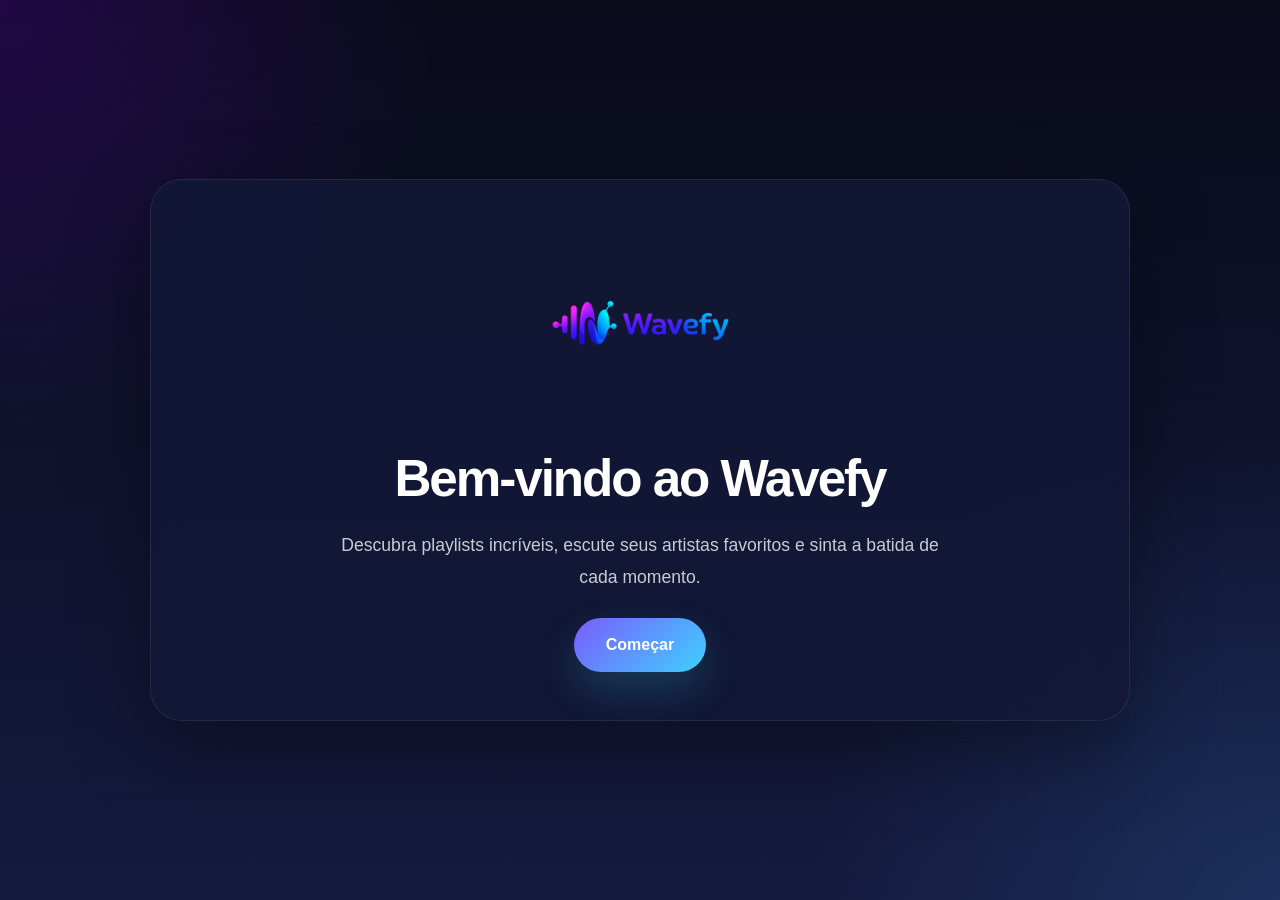
<file: Index/index.html>
<!DOCTYPE html>
<html lang="pt-br">

<head>
    <meta charset="UTF-8">
    <meta name="viewport" content="width=device-width, initial-scale=1.0">
    <title>Wavefy</title>

    <link rel="stylesheet" href="index.css">

</head>

<body class="BodyBegin">
    <main class="AppShell">
        <section class="HeroCard">
            <div class="HeroContent">
                <img src="Logo da Wavefy oficial.png" alt="Imagem" width="300" height="200">
                <p class="TtBegin">Bem-vindo ao Wavefy</p>
                <p class="Subtitle">Descubra playlists incríveis, escute seus artistas favoritos e sinta a batida de cada momento.</p>
                <div class="BtnBegin">
                    <a href="Login/Login.html">
                    <button class="BtnEntrar" type="button">Começar</button>
                    </a>
                </div>
            </div>
        </section>
    </main>
</body>

</html>
</file>
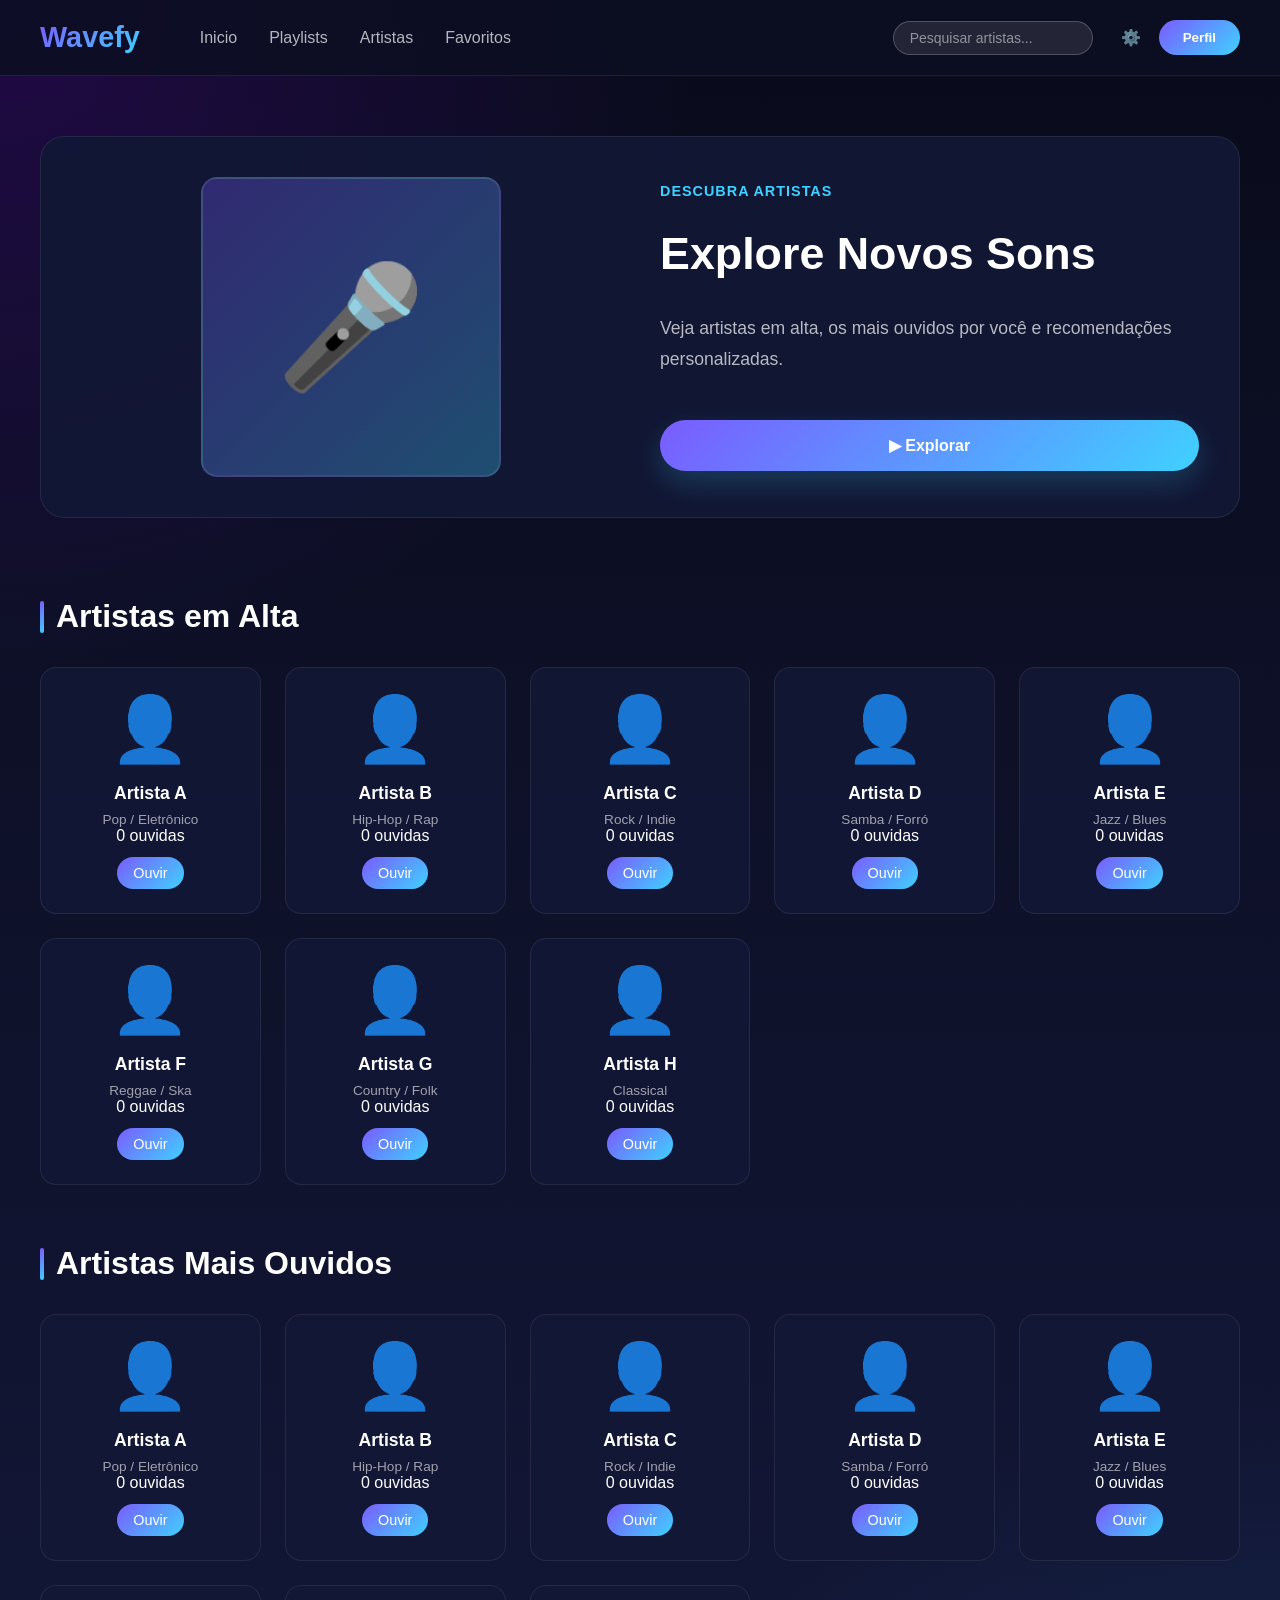
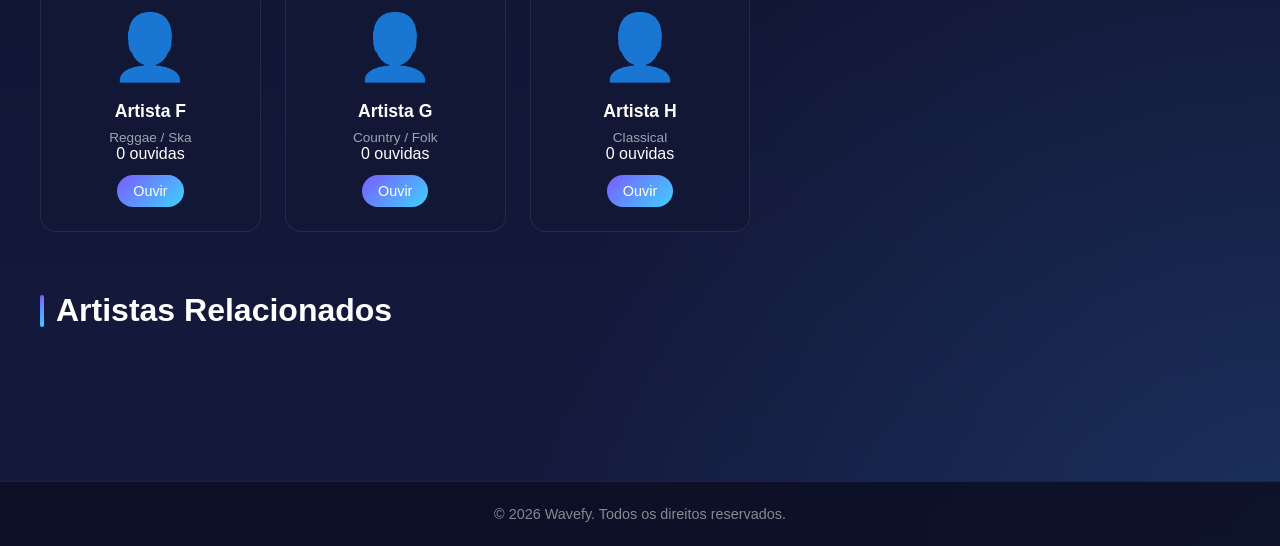
<file: Index/Artistas/artistas.html>
<!DOCTYPE html>
<html lang="pt-br">
<head>
    <meta charset="UTF-8">
    <meta name="viewport" content="width=device-width, initial-scale=1.0">
    <title>Artistas - Wavefy</title>
    <link rel="stylesheet" href="artistas.css">
</head>
<body>
    <div class="AppContainer">
        <!-- Header -->
        <header class="Header">
            <div class="HeaderContent">
                <h1 class="Logo">Wavefy</h1>
                <nav class="NavMenu">
                    <a href="../HomePage/HomePage.html" class="NavLink">Inicio</a>
                    <a href="../Playlists/playlists.html" class="NavLink">Playlists</a>
                    <a href="#" class="NavLink">Artistas</a>
                    <a href="../Favoritos/favoritos.html" class="NavLink">Favoritos</a>
                </nav>
                <input type="text" placeholder="Pesquisar artistas..." class="SearchInput">
                <button class="SettingsBtn" type="button">⚙️</button>
                <button class="UserBtn" type="button"><a class="Perfil" href="../Perfil/Perfil.html">Perfil</a></button>
            </div>
        </header>

        <!-- Main Content -->
        <main class="MainContent">
            <!-- Featured Section -->
            <section class="FeaturedSection">
                <div class="FeaturedCard">
                    <div class="FeaturedImage">
                        <div class="PlaceholderImage">🎤</div>
                    </div>
                    <div class="FeaturedInfo">
                        <p class="FeaturedLabel">Descubra Artistas</p>
                        <h2 class="FeaturedTitle">Explore Novos Sons</h2>
                        <p class="FeaturedDesc">Veja artistas em alta, os mais ouvidos por você e recomendações personalizadas.</p>
                        <button class="PlayBtn">▶ Explorar</button>
                    </div>
                </div>
            </section>

            <!-- Top Artists Section -->
            <section class="ArtistsSection TopArtistsSection">
                <h2 class="SectionTitle">Artistas em Alta</h2>
                <div class="ArtistsGrid">
                    <!-- Artistas serão renderizados aqui via JS -->
                </div>
            </section>

            <!-- Most Listened Section -->
            <section class="ArtistsSection MostListenedSection">
                <h2 class="SectionTitle">Artistas Mais Ouvidos</h2>
                <div class="ArtistsGrid">
                    <!-- Artistas serão renderizados aqui via JS -->
                </div>
            </section>

            <!-- Related Artists Section -->
            <section class="ArtistsSection RelatedArtistsSection">
                <h2 class="SectionTitle">Artistas Relacionados</h2>
                <div class="ArtistsGrid">
                    <!-- Artistas serão renderizados aqui via JS -->
                </div>
            </section>
        </main>

        <!-- Footer -->
        <footer class="Footer">
            <p>&copy; 2026 Wavefy. Todos os direitos reservados.</p>
        </footer>

        <!-- Settings Modal -->
        <div class="SettingsModal" id="settingsModal">
            <div class="ModalContent">
                <h2>Configurações</h2>
                <section class="SettingsSection">
                    <h3>Tema</h3>
                    <button id="toggleTheme" class="SettingsBtn">Alternar Modo Claro/Escuro</button>
                </section>
                <section class="SettingsSection">
                    <h3>Créditos</h3>
                    <p><strong>Desenvolvimento:</strong> Davi Grah</p>
                    <p><strong>Design:</strong> Equipe Wavefy</p>
                    <p><strong>Música:</strong> Biblioteca de demonstração</p>
                    <p><strong>Tecnologias:</strong> HTML5, CSS3, JavaScript</p>
                </section>
                <section class="SettingsSection">
                    <h3>Conta</h3>
                    <button id="logout" class="SettingsBtn">Fazer Logout</button>
                    <button id="deleteAccount" class="SettingsBtn danger">Excluir Conta</button>
                </section>
                <section class="SettingsSection">
                    <h3>Suporte</h3>
                    <p>Email: support@wavefy.com</p>
                    <p>Telefone: (11) 9999-9999</p>
                </section>
                <section class="SettingsSection">
                    <h3>Redes Sociais</h3>
                    <a href="https://instagram.com/wavefy" target="_blank" class="SocialLink">Instagram</a>
                    <a href="https://twitter.com/wavefy" target="_blank" class="SocialLink">Twitter</a>
                    <a href="https://facebook.com/wavefy" target="_blank" class="SocialLink">Facebook</a>
                    <a href="https://youtube.com/wavefy" target="_blank" class="SocialLink">YouTube</a>
                </section>
                <button id="closeSettings" class="CloseBtn">Fechar</button>
            </div>
        </div>
    </div>
    <script src="artistas.js"></script>
</body>
</html>
</file>
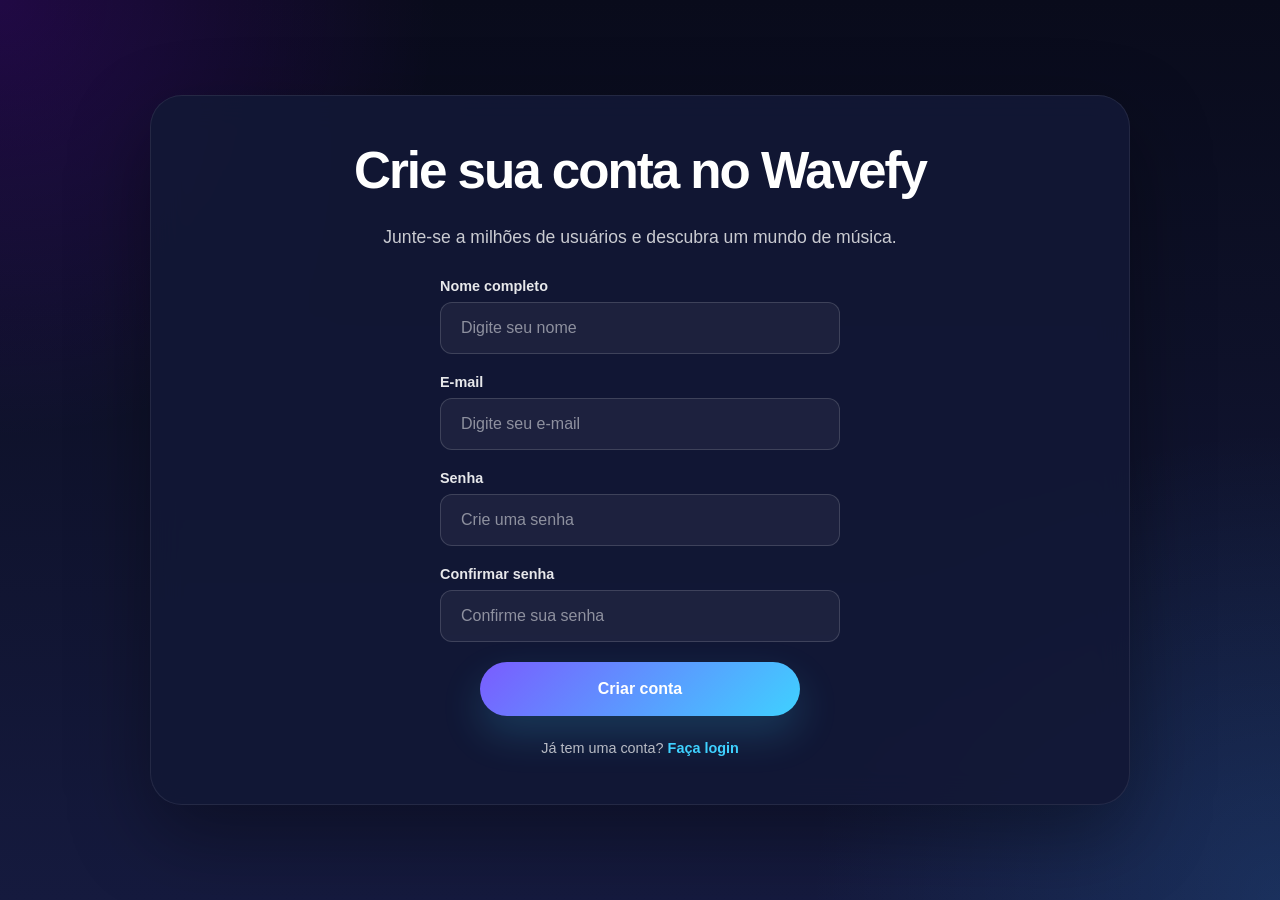
<file: Index/CriarConta/CriarConta.html>
<!DOCTYPE html>
<html lang="pt-br">

<head>
    <meta charset="UTF-8">
    <meta name="viewport" content="width=device-width, initial-scale=1.0">
    <title>Criar Conta - Wavefy</title>

    <link rel="stylesheet" href="CriarConta.css">

</head>

<body class="BodyBegin">
    <main class="AppShell">
        <section class="HeroCard">
            <div class="HeroContent">
                <p class="TtBegin">Crie sua conta no Wavefy</p>
                <p class="Subtitle">Junte-se a milhões de usuários e descubra um mundo de música.</p>
                <form class="FormCreate" action="#" method="post">
                    <div class="FormGroup">
                        <label for="name" class="FormLabel">Nome completo</label>
                        <input type="text" id="name" name="name" class="FormInput" placeholder="Digite seu nome" required>
                    </div>
                    <div class="FormGroup">
                        <label for="email" class="FormLabel">E-mail</label>
                        <input type="email" id="email" name="email" class="FormInput" placeholder="Digite seu e-mail" required>
                    </div>
                    <div class="FormGroup">
                        <label for="password" class="FormLabel">Senha</label>
                        <input type="password" id="password" name="password" class="FormInput" placeholder="Crie uma senha" required>
                    </div>
                    <div class="FormGroup">
                        <label for="confirmPassword" class="FormLabel">Confirmar senha</label>
                        <input type="password" id="confirmPassword" name="confirmPassword" class="FormInput" placeholder="Confirme sua senha" required>
                    </div>
                    <div class="BtnBegin">
                        <button class="BtnEntrar" type="submit">Criar conta</button>
                    </div>
                </form>
                <p class="LoginLink">Já tem uma conta? <a href="../Login/Login.html">Faça login</a></p>
            </div>
        </section>
    </main>
</body>

</html>
</file>
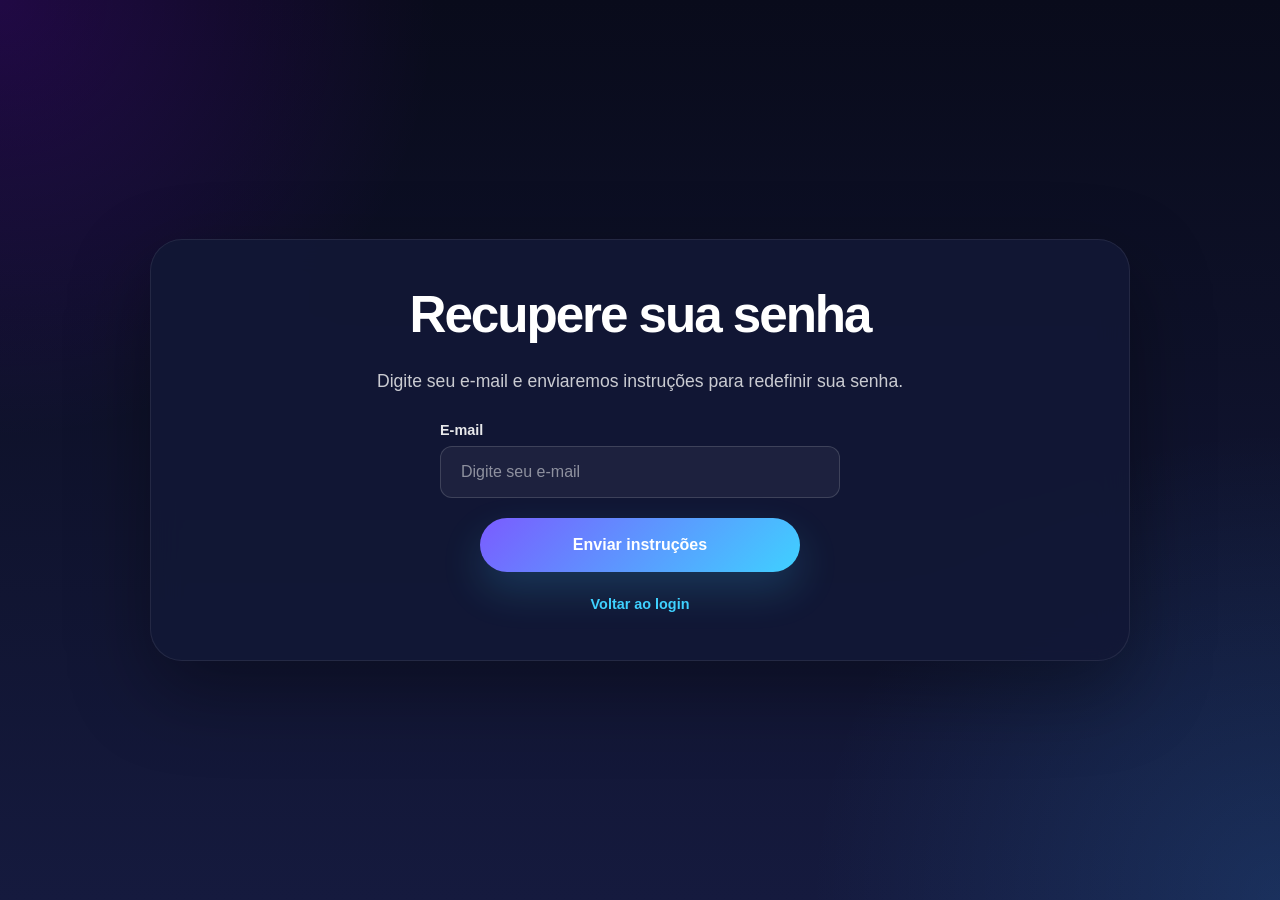
<file: Index/EsqueceuSenha/EsqueceuSenha.html>
<!DOCTYPE html>
<html lang="pt-br">

<head>
    <meta charset="UTF-8">
    <meta name="viewport" content="width=device-width, initial-scale=1.0">
    <title>Recuperar Senha - Wavefy</title>

    <link rel="stylesheet" href="EsqueceuSenha.css">

</head>

<body class="BodyBegin">
    <main class="AppShell">
        <section class="HeroCard">
            <div class="HeroContent">
                <p class="TtBegin">Recupere sua senha</p>
                <p class="Subtitle">Digite seu e-mail e enviaremos instruções para redefinir sua senha.</p>
                <form class="FormRecover" action="#" method="post">
                    <div class="FormGroup">
                        <label for="email" class="FormLabel">E-mail</label>
                        <input type="email" id="email" name="email" class="FormInput" placeholder="Digite seu e-mail" required>
                    </div>
                    <div class="BtnBegin">
                        <button class="BtnEntrar" type="submit">Enviar instruções</button>
                    </div>
                </form>
                <p class="BackLink"><a href="../Login/Login.html">Voltar ao login</a></p>
            </div>
        </section>
    </main>
</body>

</html>
</file>
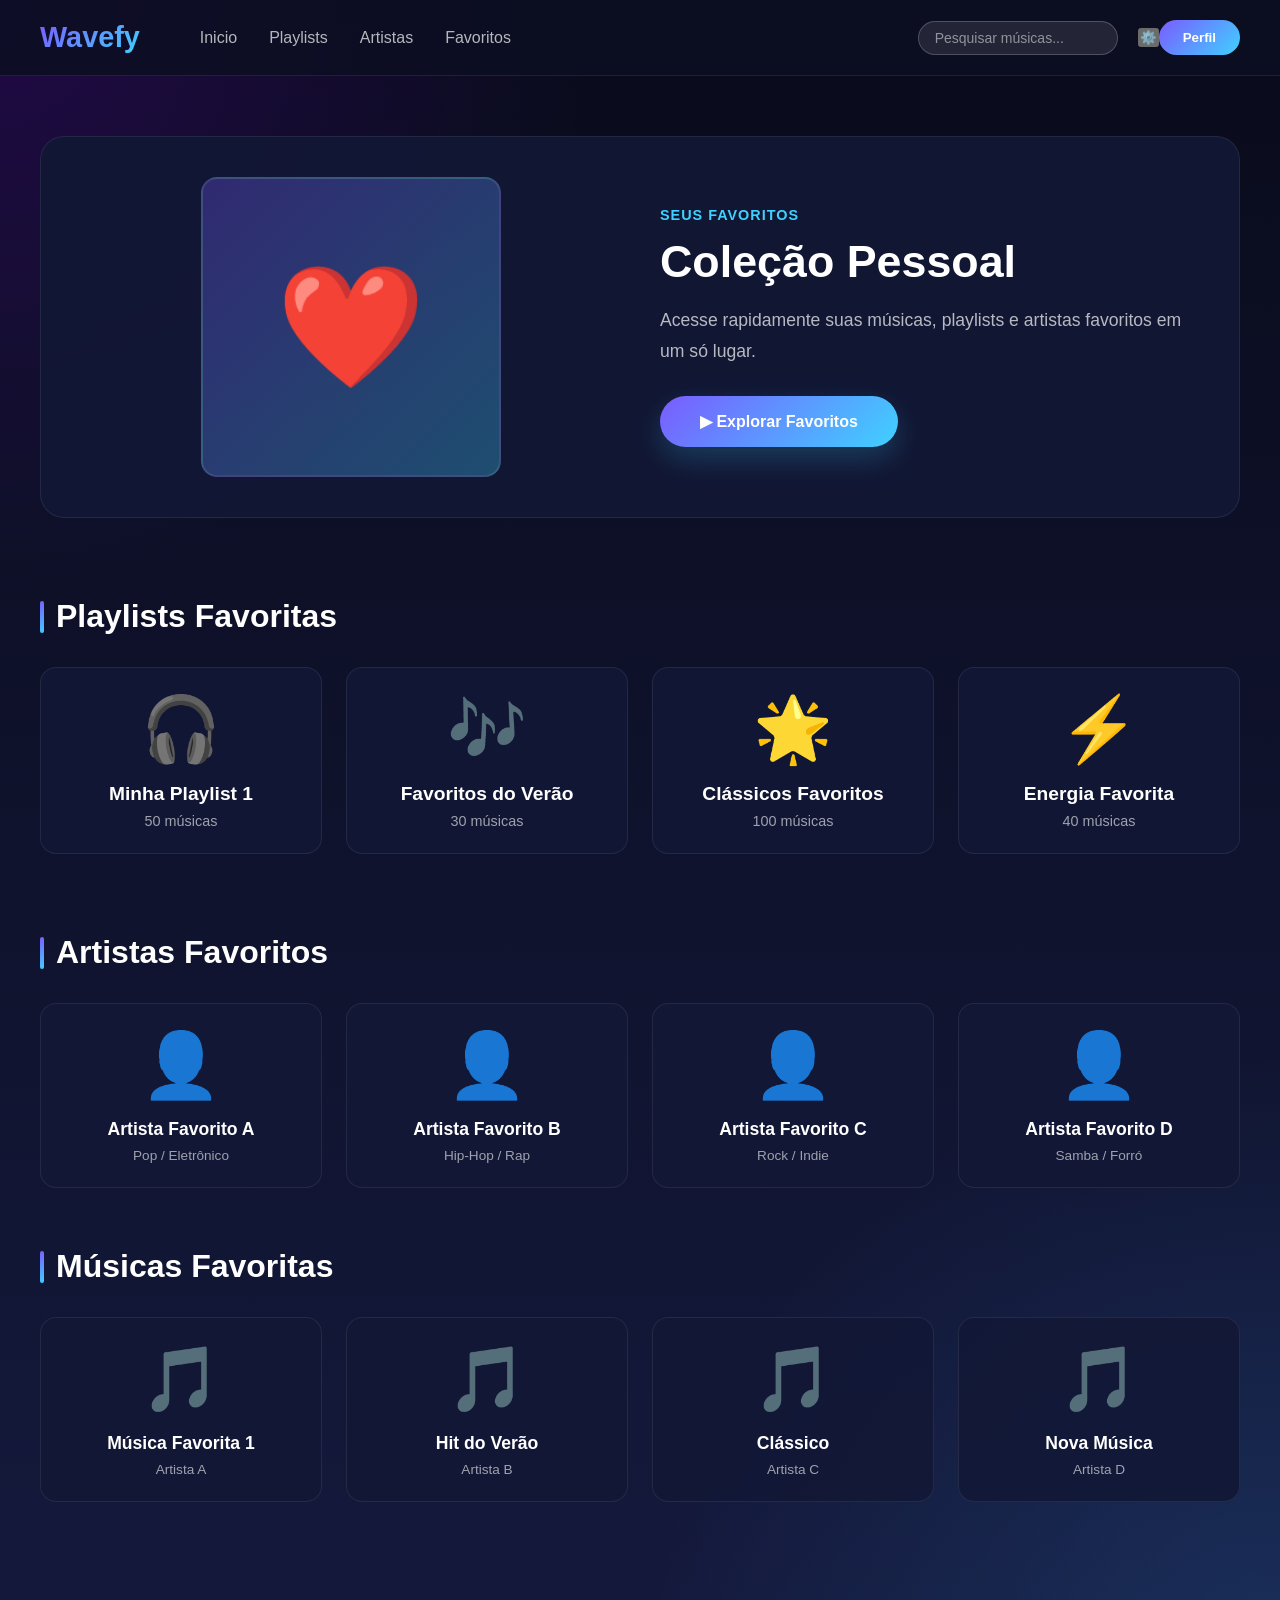
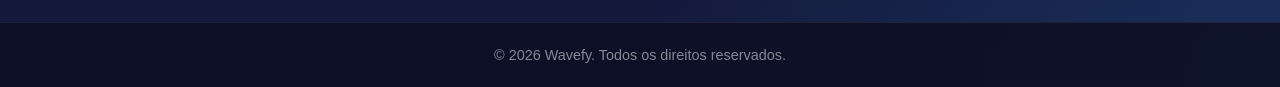
<file: Index/Favoritos/favoritos.html>
<!DOCTYPE html>
<html lang="pt-br">
<head>
    <meta charset="UTF-8">
    <meta name="viewport" content="width=device-width, initial-scale=1.0">
    <title>Favoritos - Wavefy</title>
    <link rel="stylesheet" href="favoritos.css">
</head>
<body>
    <div class="AppContainer">
        <!-- Header -->
        <header class="Header">
            <div class="HeaderContent">
                <h1 class="Logo">Wavefy</h1>
                <nav class="NavMenu">
                    <a href="../HomePage/HomePage.html" class="NavLink">Inicio</a>
                    <a href="../Playlists/playlists.html" class="NavLink">Playlists</a>
                    <a href="../Artistas/artistas.html" class="NavLink">Artistas</a>
                    <a href="#" class="NavLink">Favoritos</a>
                </nav>
                <input type="text" placeholder="Pesquisar músicas..." class="SearchInput">
                <button class="SettingsBtn" type="button">⚙️</button>
                <button class="UserBtn"><a class="Perfil" href="../Perfil/Perfil.html">Perfil</a></button>
            </div>
        </header>

        <!-- Main Content -->
        <main class="MainContent">
            <!-- Featured Section -->
            <section class="FeaturedSection">
                <div class="FeaturedCard">
                    <div class="FeaturedImage">
                        <div class="PlaceholderImage">❤️</div>
                    </div>
                    <div class="FeaturedInfo">
                        <p class="FeaturedLabel">Seus Favoritos</p>
                        <h2 class="FeaturedTitle">Coleção Pessoal</h2>
                        <p class="FeaturedDesc">Acesse rapidamente suas músicas, playlists e artistas favoritos em um só lugar.</p>
                        <button class="PlayBtn">▶ Explorar Favoritos</button>
                    </div>
                </div>
            </section>

            <!-- Playlists Section -->
            <section class="PlaylistsSection">
                <h2 class="SectionTitle">Playlists Favoritas</h2>
                <div class="PlaylistsGrid">
                    <div class="PlaylistCard">
                        <div class="PlaylistImage">🎧</div>
                        <h3 class="PlaylistTitle">Minha Playlist 1</h3>
                        <p class="PlaylistDesc">50 músicas</p>
                    </div>
                    <div class="PlaylistCard">
                        <div class="PlaylistImage">🎶</div>
                        <h3 class="PlaylistTitle">Favoritos do Verão</h3>
                        <p class="PlaylistDesc">30 músicas</p>
                    </div>
                    <div class="PlaylistCard">
                        <div class="PlaylistImage">🌟</div>
                        <h3 class="PlaylistTitle">Clássicos Favoritos</h3>
                        <p class="PlaylistDesc">100 músicas</p>
                    </div>
                    <div class="PlaylistCard">
                        <div class="PlaylistImage">⚡</div>
                        <h3 class="PlaylistTitle">Energia Favorita</h3>
                        <p class="PlaylistDesc">40 músicas</p>
                    </div>
                </div>
            </section>

            <!-- Artists Section -->
            <section class="ArtistsSection">
                <h2 class="SectionTitle">Artistas Favoritos</h2>
                <div class="ArtistsGrid">
                    <div class="ArtistCard">
                        <div class="ArtistImage">👤</div>
                        <h3 class="ArtistName">Artista Favorito A</h3>
                        <p class="ArtistGenre">Pop / Eletrônico</p>
                    </div>
                    <div class="ArtistCard">
                        <div class="ArtistImage">👤</div>
                        <h3 class="ArtistName">Artista Favorito B</h3>
                        <p class="ArtistGenre">Hip-Hop / Rap</p>
                    </div>
                    <div class="ArtistCard">
                        <div class="ArtistImage">👤</div>
                        <h3 class="ArtistName">Artista Favorito C</h3>
                        <p class="ArtistGenre">Rock / Indie</p>
                    </div>
                    <div class="ArtistCard">
                        <div class="ArtistImage">👤</div>
                        <h3 class="ArtistName">Artista Favorito D</h3>
                        <p class="ArtistGenre">Samba / Forró</p>
                    </div>
                </div>
            </section>

            <!-- Songs Section -->
            <section class="SongsSection">
                <h2 class="SectionTitle">Músicas Favoritas</h2>
                <div class="SongsGrid">
                    <!-- Músicas favoritas serão renderizadas aqui via JS -->
                </div>
            </section>
        </main>

        <!-- Footer -->
        <footer class="Footer">
            <p>&copy; 2026 Wavefy. Todos os direitos reservados.</p>
        </footer>

        <!-- Settings Modal -->
        <div class="SettingsModal" id="settingsModal">
            <div class="ModalContent">
                <h2>Configurações</h2>
                <section class="SettingsSection">
                    <h3>Tema</h3>
                    <button id="toggleTheme" class="SettingsBtn">Alternar Modo Claro/Escuro</button>
                </section>
                <section class="SettingsSection">
                    <h3>Créditos</h3>
                    <p><strong>Desenvolvimento:</strong> Davi Grah</p>
                    <p><strong>Design:</strong> Equipe Wavefy</p>
                    <p><strong>Música:</strong> Biblioteca de demonstração</p>
                    <p><strong>Tecnologias:</strong> HTML5, CSS3, JavaScript</p>
                </section>
                <section class="SettingsSection">
                    <h3>Conta</h3>
                    <button id="logout" class="SettingsBtn">Fazer Logout</button>
                    <button id="deleteAccount" class="SettingsBtn danger">Excluir Conta</button>
                </section>
                <section class="SettingsSection">
                    <h3>Suporte</h3>
                    <p>Email: support@wavefy.com</p>
                    <p>Telefone: (11) 9999-9999</p>
                </section>
                <section class="SettingsSection">
                    <h3>Redes Sociais</h3>
                    <a href="https://instagram.com/wavefy" target="_blank" class="SocialLink">Instagram</a>
                    <a href="https://twitter.com/wavefy" target="_blank" class="SocialLink">Twitter</a>
                    <a href="https://facebook.com/wavefy" target="_blank" class="SocialLink">Facebook</a>
                    <a href="https://youtube.com/wavefy" target="_blank" class="SocialLink">YouTube</a>
                </section>
                <button id="closeSettings" class="CloseBtn">Fechar</button>
            </div>
        </div>
    </div>
    <script src="favoritos.js"></script>
</body>
</html>
</file>
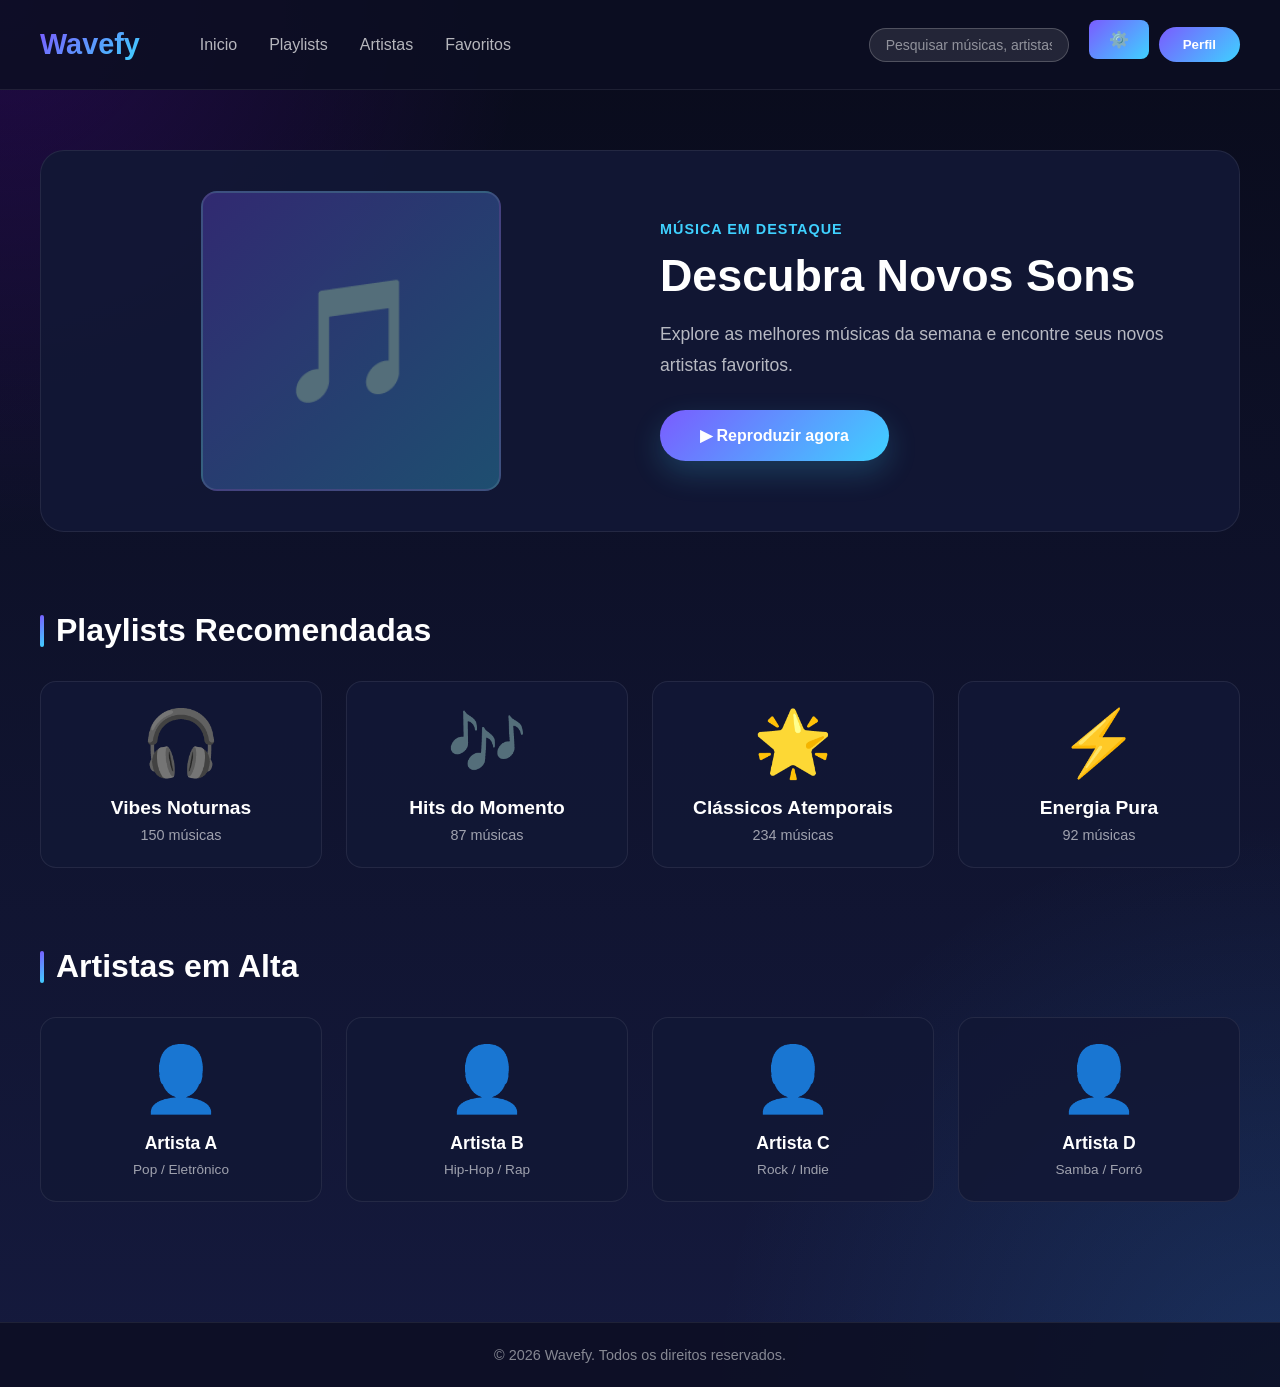
<file: Index/HomePage/HomePage.html>
<!DOCTYPE html>
<html lang="pt-br">
<head>
    <meta charset="UTF-8">
    <meta name="viewport" content="width=device-width, initial-scale=1.0">
    <title>Wavefy - Sua música, seu ritmo</title>
    <link rel="stylesheet" href="HomePage.css">
</head>
<body>
    <div class="AppContainer">
        <!-- Header -->
        <header class="Header">
            <div class="HeaderContent">
                <h1 class="Logo">Wavefy</h1>
                <nav class="NavMenu">
                    <a href="#" class="NavLink">Inicio</a>
                    <a href="../Playlists/playlists.html" class="NavLink">Playlists</a>
                    <a href="../Artistas/artistas.html" class="NavLink">Artistas</a>
                    <a href="../Favoritos/favoritos.html" class="NavLink">Favoritos</a>
                </nav>
                <input type="text" placeholder="Pesquisar músicas, artistas..." class="SearchInput">
                <button class="SettingsBtn" type="button">⚙️</button>
                <button class="UserBtn" type="button"><a class="Perfil" href="../Perfil/Perfil.html">Perfil</a></button>
            </div>
        </header>

        <!-- Main Content -->
        <main class="MainContent">
            <!-- Featured Section -->
            <section class="FeaturedSection">
                <div class="FeaturedCard">
                    <div class="FeaturedImage">
                        <div class="PlaceholderImage">🎵</div>
                    </div>
                    <div class="FeaturedInfo">
                        <p class="FeaturedLabel">Música em Destaque</p>
                        <h2 class="FeaturedTitle">Descubra Novos Sons</h2>
                        <p class="FeaturedDesc">Explore as melhores músicas da semana e encontre seus novos artistas favoritos.</p>
                        <button class="PlayBtn">▶ Reproduzir agora</button>
                    </div>
                </div>
            </section>

            <!-- Playlists Section -->
            <section class="PlaylistsSection">
                <h2 class="SectionTitle">Playlists Recomendadas</h2>
                <div class="PlaylistsGrid">
                    <div class="PlaylistCard">
                        <div class="PlaylistImage">🎧</div>
                        <h3 class="PlaylistTitle">Vibes Noturnas</h3>
                        <p class="PlaylistDesc">150 músicas</p>
                    </div>
                    <div class="PlaylistCard">
                        <div class="PlaylistImage">🎶</div>
                        <h3 class="PlaylistTitle">Hits do Momento</h3>
                        <p class="PlaylistDesc">87 músicas</p>
                    </div>
                    <div class="PlaylistCard">
                        <div class="PlaylistImage">🌟</div>
                        <h3 class="PlaylistTitle">Clássicos Atemporais</h3>
                        <p class="PlaylistDesc">234 músicas</p>
                    </div>
                    <div class="PlaylistCard">
                        <div class="PlaylistImage">⚡</div>
                        <h3 class="PlaylistTitle">Energia Pura</h3>
                        <p class="PlaylistDesc">92 músicas</p>
                    </div>
                </div>
            </section>

            <!-- Artists Section -->
            <section class="ArtistsSection">
                <h2 class="SectionTitle">Artistas em Alta</h2>
                <div class="ArtistsGrid">
                    <div class="ArtistCard">
                        <div class="ArtistImage">👤</div>
                        <h3 class="ArtistName">Artista A</h3>
                        <p class="ArtistGenre">Pop / Eletrônico</p>
                    </div>
                    <div class="ArtistCard">
                        <div class="ArtistImage">👤</div>
                        <h3 class="ArtistName">Artista B</h3>
                        <p class="ArtistGenre">Hip-Hop / Rap</p>
                    </div>
                    <div class="ArtistCard">
                        <div class="ArtistImage">👤</div>
                        <h3 class="ArtistName">Artista C</h3>
                        <p class="ArtistGenre">Rock / Indie</p>
                    </div>
                    <div class="ArtistCard">
                        <div class="ArtistImage">👤</div>
                        <h3 class="ArtistName">Artista D</h3>
                        <p class="ArtistGenre">Samba / Forró</p>
                    </div>
                </div>
            </section>
        </main>

        <!-- Footer -->
        <footer class="Footer">
            <p>&copy; 2026 Wavefy. Todos os direitos reservados.</p>
        </footer>

        <!-- Settings Modal -->
        <div class="SettingsModal" id="settingsModal">
            <div class="ModalContent">
                <h2>Configurações</h2>
                <section class="SettingsSection">
                    <h3>Tema</h3>
                    <button id="toggleTheme" class="SettingsBtn">Alternar Modo Claro/Escuro</button>
                </section>
                <section class="SettingsSection">
                    <h3>Créditos</h3>
                    <p><strong>Desenvolvimento:</strong> Davi Grah</p>
                    <p><strong>Design:</strong> Equipe Wavefy</p>
                    <p><strong>Música:</strong> Biblioteca de demonstração</p>
                    <p><strong>Tecnologias:</strong> HTML5, CSS3, JavaScript</p>
                </section>
                <section class="SettingsSection">
                    <h3>Conta</h3>
                    <button id="logout" class="SettingsBtn">Fazer Logout</button>
                    <button id="deleteAccount" class="SettingsBtn danger">Excluir Conta</button>
                </section>
                <section class="SettingsSection">
                    <h3>Suporte</h3>
                    <p>Email: support@wavefy.com</p>
                    <p>Telefone: (11) 9999-9999</p>
                </section>
                <section class="SettingsSection">
                    <h3>Redes Sociais</h3>
                    <a href="https://instagram.com/wavefy" target="_blank" class="SocialLink">Instagram</a>
                    <a href="https://twitter.com/wavefy" target="_blank" class="SocialLink">Twitter</a>
                    <a href="https://facebook.com/wavefy" target="_blank" class="SocialLink">Facebook</a>
                    <a href="https://youtube.com/wavefy" target="_blank" class="SocialLink">YouTube</a>
                </section>
                <button id="closeSettings" class="CloseBtn">Fechar</button>
            </div>
        </div>
    </div>
</body>
</html>
</file>
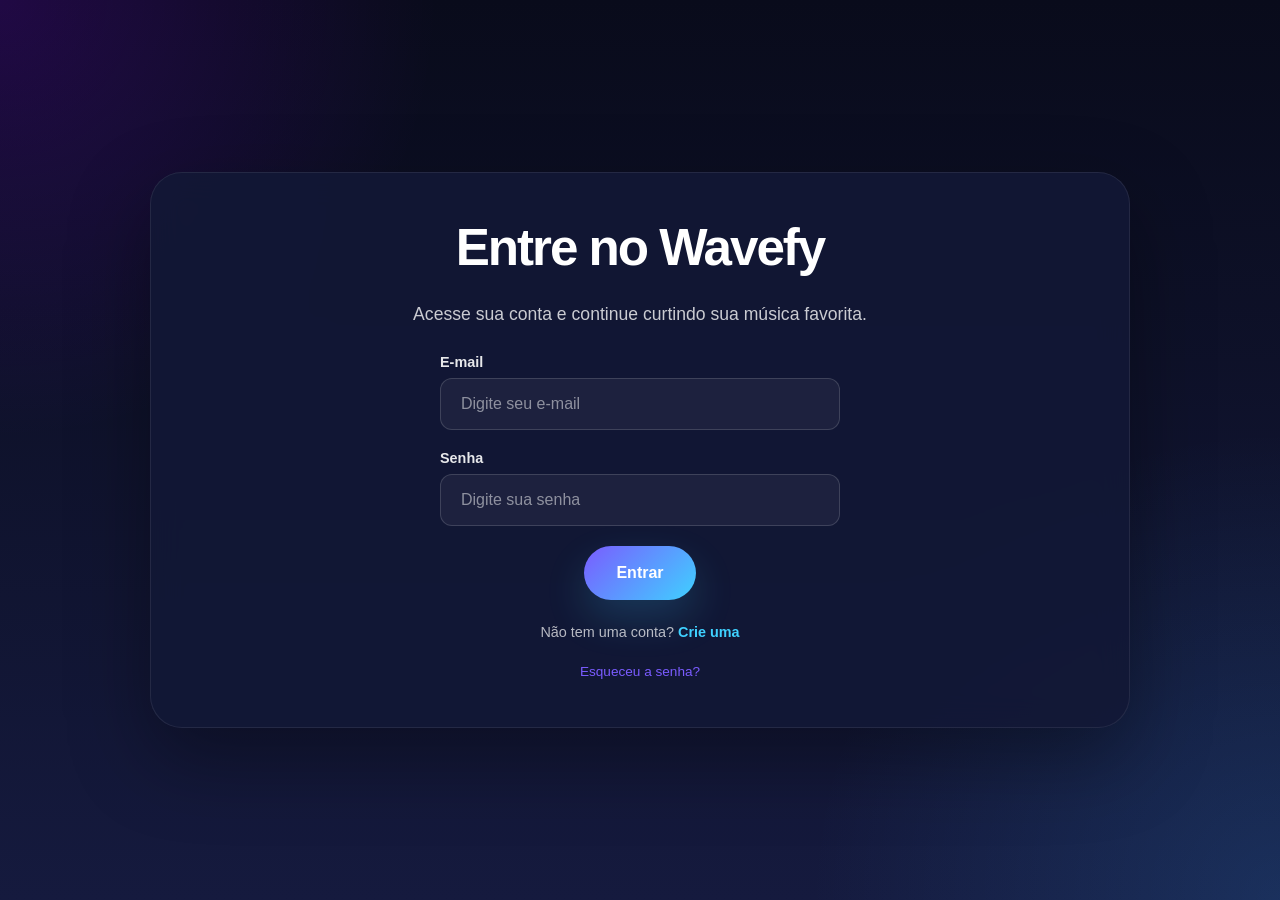
<file: Index/Login/Login.html>
<!DOCTYPE html>
<html lang="pt-br">

<head>
    <meta charset="UTF-8">
    <meta name="viewport" content="width=device-width, initial-scale=1.0">
    <title>Login - Wavefy</title>

    <link rel="stylesheet" href="Login.css">

</head>

<body class="BodyBegin">
    <main class="AppShell">
        <section class="HeroCard">
            <div class="HeroContent">
                <p class="TtBegin">Entre no Wavefy</p>
                <p class="Subtitle">Acesse sua conta e continue curtindo sua música favorita.</p>
                <form class="FormLogin" action="#" method="post">
                    <div class="FormGroup">
                        <label for="email" class="FormLabel">E-mail</label>
                        <input type="email" id="email" name="email" class="FormInput" placeholder="Digite seu e-mail" required>
                    </div>
                    <div class="FormGroup">
                        <label for="password" class="FormLabel">Senha</label>
                        <input type="password" id="password" name="password" class="FormInput" placeholder="Digite sua senha" required>
                    </div>
                    <div class="BtnBegin">
                        <a href="../HomePage/HomePage.html">
                        <button class="BtnEntrar" type="button">Entrar</button>
                        </a>
                    </div>
                </form>
                <p class="LoginLink">Não tem uma conta? <a href="../CriarConta/CriarConta.html">Crie uma</a></p>
                <p class="ForgotLink"><a href="../EsqueceuSenha/ESqueceuSenha.html">Esqueceu a senha?</a></p>
            </div>
        </section>
    </main>
</body>

</html>
</file>
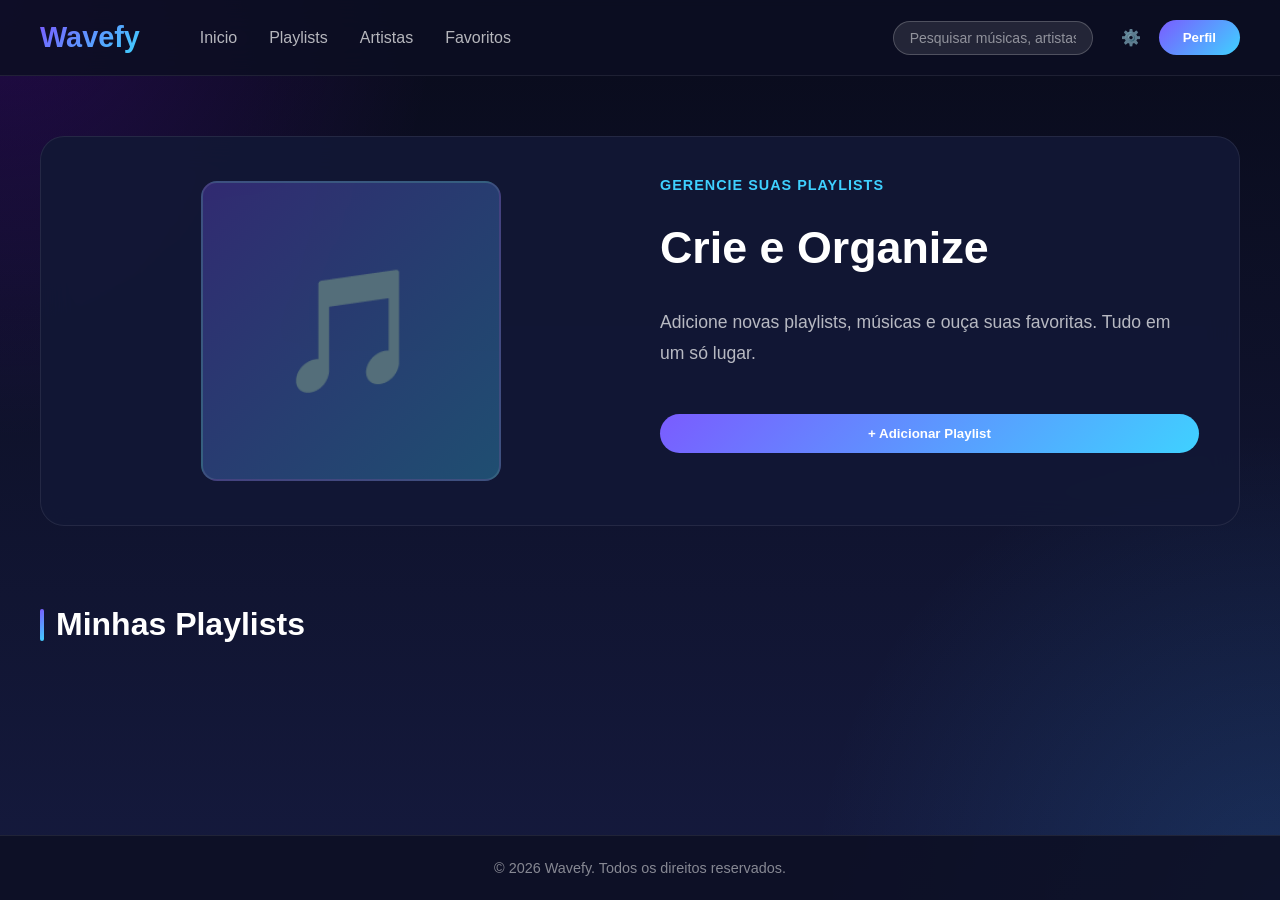
<file: Index/Playlists/playlists.html>
<!DOCTYPE html>
<html lang="pt-br">
<head>
    <meta charset="UTF-8">
    <meta name="viewport" content="width=device-width, initial-scale=1.0">
    <title>Playlists - Wavefy</title>
    <link rel="stylesheet" href="playlists.css">
</head>
<body>
    <div class="AppContainer">
        <!-- Header -->
        <header class="Header">
            <div class="HeaderContent">
                <h1 class="Logo">Wavefy</h1>
                <nav class="NavMenu">
                    <a href="../HomePage/HomePage.html" class="NavLink">Inicio</a>
                    <a href="#" class="NavLink">Playlists</a>
                    <a href="../Artistas/artistas.html" class="NavLink">Artistas</a>
                    <a href="../Favoritos/favoritos.html" class="NavLink">Favoritos</a>
                </nav>
                <input type="text" placeholder="Pesquisar músicas, artistas..." class="SearchInput">
                <button class="SettingsBtn" type="button">⚙️</button>
                <button class="UserBtn" type="button"><a class="Perfil" href="../Perfil/Perfil.html">Perfil</a></button>
            </div>
        </header>

        <!-- Main Content -->
        <main class="MainContent">
            <!-- Featured Section -->
            <section class="FeaturedSection">
                <div class="FeaturedCard">
                    <div class="FeaturedImage">
                        <div class="PlaceholderImage">🎵</div>
                    </div>
                    <div class="FeaturedInfo">
                        <p class="FeaturedLabel">Gerencie Suas Playlists</p>
                        <h2 class="FeaturedTitle">Crie e Organize</h2>
                        <p class="FeaturedDesc">Adicione novas playlists, músicas e ouça suas favoritas. Tudo em um só lugar.</p>
                        <button class="AddPlaylistBtn">+ Adicionar Playlist</button>
                    </div>
                </div>
            </section>

            <!-- Playlists Section -->
            <section class="PlaylistsSection">
                <h2 class="SectionTitle">Minhas Playlists</h2>
                <div class="PlaylistsGrid">
                    <!-- Playlists serão renderizadas aqui via JS -->
                </div>
            </section>
        </main>

        <!-- Footer -->
        <footer class="Footer">
            <p>&copy; 2026 Wavefy. Todos os direitos reservados.</p>
        </footer>

        <!-- Settings Modal -->
        <div class="SettingsModal" id="settingsModal">
            <div class="ModalContent">
                <h2>Configurações</h2>
                <section class="SettingsSection">
                    <h3>Tema</h3>
                    <button id="toggleTheme" class="SettingsBtn">Alternar Modo Claro/Escuro</button>
                </section>
                <section class="SettingsSection">
                    <h3>Créditos</h3>
                    <p><strong>Desenvolvimento:</strong> Davi Grah</p>
                    <p><strong>Design:</strong> Equipe Wavefy</p>
                    <p><strong>Música:</strong> Biblioteca de demonstração</p>
                    <p><strong>Tecnologias:</strong> HTML5, CSS3, JavaScript</p>
                </section>
                <section class="SettingsSection">
                    <h3>Conta</h3>
                    <button id="logout" class="SettingsBtn">Fazer Logout</button>
                    <button id="deleteAccount" class="SettingsBtn danger">Excluir Conta</button>
                </section>
                <section class="SettingsSection">
                    <h3>Suporte</h3>
                    <p>Email: support@wavefy.com</p>
                    <p>Telefone: (11) 9999-9999</p>
                </section>
                <section class="SettingsSection">
                    <h3>Redes Sociais</h3>
                    <a href="https://instagram.com/wavefy" target="_blank" class="SocialLink">Instagram</a>
                    <a href="https://twitter.com/wavefy" target="_blank" class="SocialLink">Twitter</a>
                    <a href="https://facebook.com/wavefy" target="_blank" class="SocialLink">Facebook</a>
                    <a href="https://youtube.com/wavefy" target="_blank" class="SocialLink">YouTube</a>
                </section>
                <button id="closeSettings" class="CloseBtn">Fechar</button>
            </div>
        </div>

        <!-- Modal -->
        <div class="Modal">
            <div class="ModalContent">
                <!-- Conteúdo do modal será inserido via JS -->
            </div>
        </div>
    </div>
    <script src="playlists.js"></script>
</body>
</html>
</file>
<file: Index/index.css>
:root {
    color-scheme: dark;
    font-family: 'Segoe UI', Tahoma, Geneva, Verdana, sans-serif;
    background-color: #090b1b;
    color: #ffffff;
}

* {
    box-sizing: border-box;
}

body {
    margin: 0;
    min-height: 100vh;
    background: radial-gradient(circle at top left, rgba(139, 0, 255, 0.18), transparent 28%),
                radial-gradient(circle at bottom right, rgba(56, 165, 255, 0.16), transparent 30%),
                linear-gradient(180deg, #090b1b 0%, #151a3e 100%);
}

.AppContainer,
.AppShell {
    opacity: 0;
    transform: translateY(16px);
    animation: fadeIn 0.85s ease-out forwards;
}

.HeroCard,
.FeaturedCard,
.PlaylistCard,
.ArtistCard,
.StatCard,
.RelatedCard,
.ModalContent,
.ProfileCard {
    opacity: 0;
    transform: translateY(24px);
    animation: fadeInUp 0.85s ease-out forwards;
}

.PlaceholderImage {
    animation: float 9s ease-in-out infinite;
}

button,
.UserBtn,
.BtnEntrar,
.AddPlaylistBtn,
.ArtistCard button,
.BtnPrimary,
.BtnSecondary,
.NavLink {
    transition: transform 0.25s ease, box-shadow 0.25s ease, color 0.25s ease, background 0.25s ease;
}

button:hover,
.UserBtn:hover,
.BtnEntrar:hover,
.AddPlaylistBtn:hover,
.ArtistCard button:hover,
.BtnPrimary:hover,
.BtnSecondary:hover,
.NavLink:hover {
    transform: translateY(-1px);
}

@keyframes fadeIn {
    from {
        opacity: 0;
        transform: translateY(16px);
    }
    to {
        opacity: 1;
        transform: translateY(0);
    }
}

@keyframes fadeInUp {
    from {
        opacity: 0;
        transform: translateY(24px);
    }
    to {
        opacity: 1;
        transform: translateY(0);
    }
}

@keyframes float {
    0%, 100% {
        transform: translateY(0);
    }
    50% {
        transform: translateY(-8px);
    }
}

.BodyBegin {
    display: flex;
    justify-content: center;
    align-items: center;
    min-height: 100vh;
    padding: 24px;
}

.AppShell {
    width: 100%;
    max-width: 980px;
}

.HeroCard {
    background: rgba(18, 24, 54, 0.9);
    border: 1px solid rgba(255, 255, 255, 0.08);
    border-radius: 32px;
    box-shadow: 0 30px 80px rgba(0, 0, 0, 0.35);
    padding: 48px 40px;
    backdrop-filter: blur(16px);
}

.HeroContent {
    display: flex;
    flex-direction: column;
    align-items: center;
    text-align: center;
    gap: 24px;
}

.TtBegin {
    font-size: clamp(2.2rem, 4vw, 4rem);
    font-weight: 800;
    letter-spacing: -0.04em;
    line-height: 1.05;
    margin: 0;
    max-width: 800px;
}

.Subtitle {
    font-size: 1.1rem;
    color: rgba(255, 255, 255, 0.78);
    max-width: 620px;
    line-height: 1.8;
    margin: 0;
}

.BtnBegin {
    display: flex;
    justify-content: center;
    width: 100%;
}

.BtnEntrar {
    border: none;
    outline: none;
    background: linear-gradient(135deg, #7a5cff, #3fd1ff);
    color: #ffffff;
    padding: 18px 32px;
    font-size: 1rem;
    font-weight: 700;
    border-radius: 999px;
    cursor: pointer;
    transition: transform 0.25s ease, box-shadow 0.25s ease, filter 0.25s ease;
    box-shadow: 0 18px 40px rgba(63, 209, 255, 0.18);
    width: min(320px, 100%);
}

.BtnEntrar:hover {
    transform: translateY(-2px);
    box-shadow: 0 24px 48px rgba(63, 209, 255, 0.24);
    filter: brightness(1.05);
}

.BtnEntrar:active {
    transform: translateY(0);
}

@media (max-width: 640px) {
    .HeroCard {
        padding: 32px 24px;
    }

    .TtBegin {
        font-size: 2.4rem;
    }

    .BtnEntrar {
        padding: 16px 24px;
    }
}
</file>
<file: Index/Artistas/artistas.css>
:root {
    color-scheme: dark;
    font-family: 'Segoe UI', Tahoma, Geneva, Verdana, sans-serif;
    background-color: #090b1b;
    color: #ffffff;
}

* {
    box-sizing: border-box;
    margin: 0;
    padding: 0;
}

body {
    background: radial-gradient(circle at top left, rgba(139, 0, 255, 0.18), transparent 28%),
                radial-gradient(circle at bottom right, rgba(56, 165, 255, 0.16), transparent 30%),
                linear-gradient(180deg, #090b1b 0%, #151a3e 100%);
    min-height: 100vh;
}

.AppContainer,
.AppShell {
    opacity: 0;
    transform: translateY(16px);
    animation: fadeIn 0.85s ease-out forwards;
}

.HeroCard,
.FeaturedCard,
.PlaylistCard,
.ArtistCard,
.StatCard,
.RelatedCard,
.ModalContent,
.ProfileCard {
    opacity: 0;
    transform: translateY(24px);
    animation: fadeInUp 0.85s ease-out forwards;
}

.PlaceholderImage {
    animation: float 9s ease-in-out infinite;
}

button,
.UserBtn,
.BtnEntrar,
.AddPlaylistBtn,
.ArtistCard button,
.BtnPrimary,
.BtnSecondary,
.NavLink {
    transition: transform 0.25s ease, box-shadow 0.25s ease, color 0.25s ease, background 0.25s ease;
}

button:hover,
.UserBtn:hover,
.BtnEntrar:hover,
.AddPlaylistBtn:hover,
.ArtistCard button:hover,
.BtnPrimary:hover,
.BtnSecondary:hover,
.NavLink:hover {
    transform: translateY(-1px);
}

@keyframes fadeIn {
    from {
        opacity: 0;
        transform: translateY(16px);
    }
    to {
        opacity: 1;
        transform: translateY(0);
    }
}

@keyframes fadeInUp {
    from {
        opacity: 0;
        transform: translateY(24px);
    }
    to {
        opacity: 1;
        transform: translateY(0);
    }
}

@keyframes float {
    0%, 100% {
        transform: translateY(0);
    }
    50% {
        transform: translateY(-8px);
    }
}

.AppContainer {
    display: flex;
    flex-direction: column;
    min-height: 100vh;
}

/* Header */
.Header {
    background: rgba(12, 15, 35, 0.85);
    border-bottom: 1px solid rgba(255, 255, 255, 0.08);
    backdrop-filter: blur(16px);
    padding: 20px 0;
    position: sticky;
    top: 0;
    z-index: 100;
}

.HeaderContent {
    max-width: 1400px;
    margin: 0 auto;
    padding: 0 40px;
    display: flex;
    align-items: center;
    justify-content: space-between;
}

.Logo {
    font-size: 1.8rem;
    font-weight: 800;
    background: linear-gradient(135deg, #7a5cff, #3fd1ff);
    -webkit-background-clip: text;
    -webkit-text-fill-color: transparent;
    background-clip: text;
}

.NavMenu {
    display: flex;
    gap: 32px;
    flex: 1;
    margin-left: 60px;
}

.NavLink {
    color: rgba(255, 255, 255, 0.7);
    text-decoration: none;
    font-weight: 500;
    transition: color 0.3s ease;
    position: relative;
}

.NavLink:hover {
    color: #3fd1ff;
}

.NavLink::after {
    content: '';
    position: absolute;
    bottom: -5px;
    left: 0;
    width: 0;
    height: 2px;
    background: linear-gradient(135deg, #7a5cff, #3fd1ff);
    transition: width 0.3s ease;
}

.NavLink:hover::after {
    width: 100%;
}

.UserBtn {
    background: linear-gradient(135deg, #7a5cff, #3fd1ff);
    color: #ffffff;
    border: none;
    padding: 10px 24px;
    border-radius: 999px;
    font-weight: 600;
    cursor: pointer;
    transition: transform 0.25s ease, box-shadow 0.25s ease;
}

.UserBtn:hover {
    transform: translateY(-2px);
    box-shadow: 0 12px 30px rgba(63, 209, 255, 0.2);
}

.SettingsBtn {
    background: transparent;
    color: rgba(255, 255, 255, 0.7);
    border: none;
    padding: 8px;
    border-radius: 6px;
    font-size: 16px;
    cursor: pointer;
    margin-right: 10px;
    transition: color 0.25s ease, background 0.25s ease;
}

.SettingsBtn:hover {
    color: #3fd1ff;
    background: rgba(255, 255, 255, 0.1);
}

.SearchInput {
    padding: 8px 16px;
    border-radius: 20px;
    border: 1px solid rgba(255, 255, 255, 0.2);
    background: rgba(255, 255, 255, 0.1);
    color: #fff;
    font-size: 14px;
    width: 200px;
    outline: none;
    margin-right: 20px;
}

.SearchInput::placeholder {
    color: rgba(255, 255, 255, 0.5);
}

/* Main Content */
.MainContent {
    flex: 1;
    max-width: 1400px;
    width: 100%;
    margin: 0 auto;
    padding: 60px 40px;
}

/* Featured Section */
.FeaturedSection {
    margin-bottom: 80px;
}

.FeaturedCard {
    background: rgba(18, 24, 54, 0.9);
    border: 1px solid rgba(255, 255, 255, 0.08);
    border-radius: 24px;
    backdrop-filter: blur(16px);
    padding: 40px;
    display: grid;
    grid-template-columns: 1fr 1fr;
    gap: 40px;
    align-items: center;
}

.FeaturedImage {
    display: flex;
    align-items: center;
    justify-content: center;
}

.PlaceholderImage {
    width: 300px;
    height: 300px;
    border-radius: 16px;
    background: linear-gradient(135deg, rgba(122, 92, 255, 0.3), rgba(63, 209, 255, 0.3));
    display: flex;
    align-items: center;
    justify-content: center;
    font-size: 120px;
    border: 2px solid rgba(255, 255, 255, 0.1);
}

.FeaturedInfo {
    display: flex;
    flex-direction: column;
    gap: 16px;
}

.FeaturedLabel {
    color: #3fd1ff;
    font-size: 0.9rem;
    font-weight: 600;
    text-transform: uppercase;
    letter-spacing: 1px;
    margin-bottom: 12px;
}

.FeaturedTitle {
    font-size: 2.8rem;
    font-weight: 800;
    margin-bottom: 16px;
    line-height: 1.2;
}

.FeaturedDesc {
    color: rgba(255, 255, 255, 0.7);
    font-size: 1.1rem;
    line-height: 1.8;
    margin-bottom: 28px;
}

.PlayBtn {
    background: linear-gradient(135deg, #7a5cff, #3fd1ff);
    color: #ffffff;
    border: none;
    padding: 16px 40px;
    border-radius: 999px;
    font-size: 1rem;
    font-weight: 700;
    cursor: pointer;
    transition: transform 0.25s ease, box-shadow 0.25s ease;
    box-shadow: 0 12px 30px rgba(63, 209, 255, 0.2);
}

.PlayBtn:hover {
    transform: translateY(-2px);
    box-shadow: 0 18px 40px rgba(63, 209, 255, 0.3);
}

/* Sections */
.SectionTitle {
    font-size: 2rem;
    font-weight: 800;
    margin-bottom: 32px;
    display: flex;
    align-items: center;
    gap: 12px;
}

.SectionTitle::before {
    content: '';
    width: 4px;
    height: 32px;
    background: linear-gradient(135deg, #7a5cff, #3fd1ff);
    border-radius: 2px;
}

/* Artists Grid */
.ArtistsSection {
    margin-bottom: 60px;
}

.ArtistsGrid {
    display: grid;
    grid-template-columns: repeat(auto-fit, minmax(200px, 1fr));
    gap: 24px;
}

.ArtistCard {
    background: rgba(18, 24, 54, 0.9);
    border: 1px solid rgba(255, 255, 255, 0.08);
    border-radius: 16px;
    padding: 24px;
    text-align: center;
    cursor: pointer;
    transition: transform 0.3s ease, border-color 0.3s ease;
    backdrop-filter: blur(16px);
}

.ArtistCard:hover {
    transform: translateY(-8px);
    border-color: rgba(122, 92, 255, 0.3);
}

.ArtistImage {
    font-size: 64px;
    margin-bottom: 16px;
}

.ArtistName {
    font-size: 1.1rem;
    font-weight: 700;
    margin-bottom: 8px;
}

.ArtistGenre {
    color: rgba(255, 255, 255, 0.6);
    font-size: 0.85rem;
}

.ArtistCard button {
    margin-top: 12px;
    background: linear-gradient(135deg, #7a5cff, #3fd1ff);
    color: #fff;
    border: none;
    padding: 8px 16px;
    border-radius: 20px;
    cursor: pointer;
    font-size: 0.9rem;
}

/* Footer */
.Footer {
    background: rgba(12, 15, 35, 0.85);
    border-top: 1px solid rgba(255, 255, 255, 0.08);
    padding: 24px;
    text-align: center;
    color: rgba(255, 255, 255, 0.5);
    font-size: 0.9rem;
}

/* Responsive */
@media (max-width: 1024px) {
    .HeaderContent {
        padding: 0 24px;
    }

    .NavMenu {
        gap: 16px;
        margin-left: 30px;
    }

    .MainContent {
        padding: 40px 24px;
    }

    .FeaturedCard {
        grid-template-columns: 1fr;
        padding: 32px 24px;
    }

    .PlaceholderImage {
        width: 200px;
        height: 200px;
        font-size: 80px;
    }
}

@media (max-width: 768px) {
    .NavMenu {
        display: none;
    }

    .FeaturedTitle {
        font-size: 2rem;
    }

    .SectionTitle {
        font-size: 1.5rem;
    }

    .ArtistsGrid {
        grid-template-columns: repeat(auto-fit, minmax(150px, 1fr));
        gap: 16px;
    }

    .SearchInput {
        width: 150px;
    }
}

.Perfil{
    color: #ffffff;
    text-decoration: none;
}

/* Settings Modal */
.SettingsModal {
    display: none;
    position: fixed;
    top: 0;
    left: 0;
    width: 100%;
    height: 100%;
    background: rgba(0, 0, 0, 0.8);
    z-index: 1000;
    justify-content: center;
    align-items: center;
}

.SettingsModal.show {
    display: flex;
}

.SettingsModal .ModalContent {
    background: rgba(18, 24, 54, 0.95);
    border: 1px solid rgba(255, 255, 255, 0.1);
    border-radius: 16px;
    padding: 32px;
    max-width: 500px;
    width: 90%;
    max-height: 80vh;
    overflow-y: auto;
    backdrop-filter: blur(16px);
}

.SettingsModal .ModalContent h2 {
    color: #ffffff;
    margin-bottom: 24px;
    text-align: center;
}

.SettingsSection {
    margin-bottom: 24px;
}

.SettingsSection h3 {
    color: #3fd1ff;
    margin-bottom: 12px;
    font-size: 1.2rem;
}

.SettingsSection p {
    color: rgba(255, 255, 255, 0.8);
    margin-bottom: 8px;
}

.SettingsModal .SettingsBtn {
    background: linear-gradient(135deg, #7a5cff, #3fd1ff);
    color: #ffffff;
    border: none;
    padding: 10px 20px;
    border-radius: 8px;
    font-weight: 600;
    cursor: pointer;
    margin-right: 10px;
    margin-bottom: 10px;
    transition: transform 0.25s ease;
}

.SettingsModal .SettingsBtn:hover {
    transform: translateY(-2px);
}

.SettingsModal .SettingsBtn.danger {
    background: linear-gradient(135deg, #ff5c5c, #ff8c8c);
}

.SocialLink {
    color: #3fd1ff;
    text-decoration: none;
    margin-right: 16px;
    display: inline-block;
    margin-bottom: 8px;
}

.SocialLink:hover {
    text-decoration: underline;
}

.CloseBtn {
    background: rgba(255, 255, 255, 0.1);
    color: #ffffff;
    border: 1px solid rgba(255, 255, 255, 0.2);
    padding: 12px 24px;
    border-radius: 8px;
    font-weight: 600;
    cursor: pointer;
    display: block;
    margin: 24px auto 0;
    transition: background 0.25s ease;
}

.CloseBtn:hover {
    background: rgba(255, 255, 255, 0.2);
}

/* Light Mode */
body.light-mode {
    background: linear-gradient(180deg, #f0f4f8 0%, #e1e8ed 100%);
    color: #333333;
}

body.light-mode .Header {
    background: rgba(255, 255, 255, 0.9);
    border-bottom: 1px solid rgba(0, 0, 0, 0.1);
}

body.light-mode .NavLink {
    color: rgba(0, 0, 0, 0.7);
}

body.light-mode .NavLink:hover {
    color: #7a5cff;
}

body.light-mode .SearchInput {
    background: rgba(0, 0, 0, 0.05);
    border: 1px solid rgba(0, 0, 0, 0.1);
    color: #333;
}

body.light-mode .SearchInput::placeholder {
    color: rgba(0, 0, 0, 0.5);
}

body.light-mode .ArtistCard {
    background: rgba(255, 255, 255, 0.9);
    border: 1px solid rgba(0, 0, 0, 0.1);
}

body.light-mode .SettingsModal .ModalContent {
    background: rgba(255, 255, 255, 0.95);
    border: 1px solid rgba(0, 0, 0, 0.1);
}

body.light-mode .SettingsModal .ModalContent h2,
body.light-mode .SettingsSection h3 {
    color: #333;
}

body.light-mode .SettingsSection p {
    color: rgba(0, 0, 0, 0.8);
}
</file>
<file: Index/CriarConta/CriarConta.css>
:root {
    color-scheme: dark;
    font-family: 'Segoe UI', Tahoma, Geneva, Verdana, sans-serif;
    background-color: #090b1b;
    color: #ffffff;
}

* {
    box-sizing: border-box;
}

body {
    margin: 0;
    min-height: 100vh;
    background: radial-gradient(circle at top left, rgba(139, 0, 255, 0.18), transparent 28%),
                radial-gradient(circle at bottom right, rgba(56, 165, 255, 0.16), transparent 30%),
                linear-gradient(180deg, #090b1b 0%, #151a3e 100%);
}

.AppContainer,
.AppShell {
    opacity: 0;
    transform: translateY(16px);
    animation: fadeIn 0.85s ease-out forwards;
}

.HeroCard,
.FeaturedCard,
.PlaylistCard,
.ArtistCard,
.StatCard,
.RelatedCard,
.ModalContent,
.ProfileCard {
    opacity: 0;
    transform: translateY(24px);
    animation: fadeInUp 0.85s ease-out forwards;
}

.PlaceholderImage {
    animation: float 9s ease-in-out infinite;
}

button,
.UserBtn,
.BtnEntrar,
.AddPlaylistBtn,
.ArtistCard button,
.BtnPrimary,
.BtnSecondary,
.NavLink {
    transition: transform 0.25s ease, box-shadow 0.25s ease, color 0.25s ease, background 0.25s ease;
}

button:hover,
.UserBtn:hover,
.BtnEntrar:hover,
.AddPlaylistBtn:hover,
.ArtistCard button:hover,
.BtnPrimary:hover,
.BtnSecondary:hover,
.NavLink:hover {
    transform: translateY(-1px);
}

@keyframes fadeIn {
    from {
        opacity: 0;
        transform: translateY(16px);
    }
    to {
        opacity: 1;
        transform: translateY(0);
    }
}

@keyframes fadeInUp {
    from {
        opacity: 0;
        transform: translateY(24px);
    }
    to {
        opacity: 1;
        transform: translateY(0);
    }
}

@keyframes float {
    0%, 100% {
        transform: translateY(0);
    }
    50% {
        transform: translateY(-8px);
    }
}

.BodyBegin {
    display: flex;
    justify-content: center;
    align-items: center;
    min-height: 100vh;
    padding: 24px;
}

.AppShell {
    width: 100%;
    max-width: 980px;
}

.HeroCard {
    background: rgba(18, 24, 54, 0.9);
    border: 1px solid rgba(255, 255, 255, 0.08);
    border-radius: 32px;
    box-shadow: 0 30px 80px rgba(0, 0, 0, 0.35);
    padding: 48px 40px;
    backdrop-filter: blur(16px);
}

.HeroContent {
    display: flex;
    flex-direction: column;
    align-items: center;
    text-align: center;
    gap: 24px;
}

.TtBegin {
    font-size: clamp(2.2rem, 4vw, 4rem);
    font-weight: 800;
    letter-spacing: -0.04em;
    line-height: 1.05;
    margin: 0;
    max-width: 800px;
}

.Subtitle {
    font-size: 1.1rem;
    color: rgba(255, 255, 255, 0.78);
    max-width: 620px;
    line-height: 1.8;
    margin: 0;
}

.FormCreate {
    display: flex;
    flex-direction: column;
    gap: 20px;
    width: 100%;
    max-width: 400px;
}

.FormGroup {
    display: flex;
    flex-direction: column;
    gap: 8px;
}

.FormLabel {
    font-size: 0.9rem;
    font-weight: 600;
    color: rgba(255, 255, 255, 0.9);
    text-align: left;
}

.FormInput {
    padding: 16px 20px;
    border: 1px solid rgba(255, 255, 255, 0.15);
    border-radius: 12px;
    background: rgba(255, 255, 255, 0.05);
    color: #ffffff;
    font-size: 1rem;
    outline: none;
    transition: border-color 0.25s ease, box-shadow 0.25s ease;
}

.FormInput::placeholder {
    color: rgba(255, 255, 255, 0.5);
}

.FormInput:focus {
    border-color: #7a5cff;
    box-shadow: 0 0 0 3px rgba(122, 92, 255, 0.2);
}

.BtnBegin {
    display: flex;
    justify-content: center;
    width: 100%;
}

.BtnEntrar {
    border: none;
    outline: none;
    background: linear-gradient(135deg, #7a5cff, #3fd1ff);
    color: #ffffff;
    padding: 18px 32px;
    font-size: 1rem;
    font-weight: 700;
    border-radius: 999px;
    cursor: pointer;
    transition: transform 0.25s ease, box-shadow 0.25s ease, filter 0.25s ease;
    box-shadow: 0 18px 40px rgba(63, 209, 255, 0.18);
    width: min(320px, 100%);
}

.BtnEntrar:hover {
    transform: translateY(-2px);
    box-shadow: 0 24px 48px rgba(63, 209, 255, 0.24);
    filter: brightness(1.05);
}

.BtnEntrar:active {
    transform: translateY(0);
}

.LoginLink {
    font-size: 0.9rem;
    color: rgba(255, 255, 255, 0.7);
    margin: 0;
}

.LoginLink a {
    color: #3fd1ff;
    text-decoration: none;
    font-weight: 600;
}

.LoginLink a:hover {
    text-decoration: underline;
}

@media (max-width: 640px) {
    .HeroCard {
        padding: 32px 24px;
    }

    .TtBegin {
        font-size: 2.4rem;
    }

    .FormCreate {
        max-width: 100%;
    }

    .BtnEntrar {
        padding: 16px 24px;
    }
}
</file>
<file: Index/EsqueceuSenha/EsqueceuSenha.css>
:root {
    color-scheme: dark;
    font-family: 'Segoe UI', Tahoma, Geneva, Verdana, sans-serif;
    background-color: #090b1b;
    color: #ffffff;
}

* {
    box-sizing: border-box;
}

body {
    margin: 0;
    min-height: 100vh;
    background: radial-gradient(circle at top left, rgba(139, 0, 255, 0.18), transparent 28%),
                radial-gradient(circle at bottom right, rgba(56, 165, 255, 0.16), transparent 30%),
                linear-gradient(180deg, #090b1b 0%, #151a3e 100%);
}

.AppContainer,
.AppShell {
    opacity: 0;
    transform: translateY(16px);
    animation: fadeIn 0.85s ease-out forwards;
}

.HeroCard,
.FeaturedCard,
.PlaylistCard,
.ArtistCard,
.StatCard,
.RelatedCard,
.ModalContent,
.ProfileCard {
    opacity: 0;
    transform: translateY(24px);
    animation: fadeInUp 0.85s ease-out forwards;
}

.PlaceholderImage {
    animation: float 9s ease-in-out infinite;
}

button,
.UserBtn,
.BtnEntrar,
.AddPlaylistBtn,
.ArtistCard button,
.BtnPrimary,
.BtnSecondary,
.NavLink {
    transition: transform 0.25s ease, box-shadow 0.25s ease, color 0.25s ease, background 0.25s ease;
}

button:hover,
.UserBtn:hover,
.BtnEntrar:hover,
.AddPlaylistBtn:hover,
.ArtistCard button:hover,
.BtnPrimary:hover,
.BtnSecondary:hover,
.NavLink:hover {
    transform: translateY(-1px);
}

@keyframes fadeIn {
    from {
        opacity: 0;
        transform: translateY(16px);
    }
    to {
        opacity: 1;
        transform: translateY(0);
    }
}

@keyframes fadeInUp {
    from {
        opacity: 0;
        transform: translateY(24px);
    }
    to {
        opacity: 1;
        transform: translateY(0);
    }
}

@keyframes float {
    0%, 100% {
        transform: translateY(0);
    }
    50% {
        transform: translateY(-8px);
    }
}

.BodyBegin {
    display: flex;
    justify-content: center;
    align-items: center;
    min-height: 100vh;
    padding: 24px;
}

.AppShell {
    width: 100%;
    max-width: 980px;
}

.HeroCard {
    background: rgba(18, 24, 54, 0.9);
    border: 1px solid rgba(255, 255, 255, 0.08);
    border-radius: 32px;
    box-shadow: 0 30px 80px rgba(0, 0, 0, 0.35);
    padding: 48px 40px;
    backdrop-filter: blur(16px);
}

.HeroContent {
    display: flex;
    flex-direction: column;
    align-items: center;
    text-align: center;
    gap: 24px;
}

.TtBegin {
    font-size: clamp(2.2rem, 4vw, 4rem);
    font-weight: 800;
    letter-spacing: -0.04em;
    line-height: 1.05;
    margin: 0;
    max-width: 800px;
}

.Subtitle {
    font-size: 1.1rem;
    color: rgba(255, 255, 255, 0.78);
    max-width: 620px;
    line-height: 1.8;
    margin: 0;
}

.FormRecover {
    display: flex;
    flex-direction: column;
    gap: 20px;
    width: 100%;
    max-width: 400px;
}

.FormGroup {
    display: flex;
    flex-direction: column;
    gap: 8px;
}

.FormLabel {
    font-size: 0.9rem;
    font-weight: 600;
    color: rgba(255, 255, 255, 0.9);
    text-align: left;
}

.FormInput {
    padding: 16px 20px;
    border: 1px solid rgba(255, 255, 255, 0.15);
    border-radius: 12px;
    background: rgba(255, 255, 255, 0.05);
    color: #ffffff;
    font-size: 1rem;
    outline: none;
    transition: border-color 0.25s ease, box-shadow 0.25s ease;
}

.FormInput::placeholder {
    color: rgba(255, 255, 255, 0.5);
}

.FormInput:focus {
    border-color: #7a5cff;
    box-shadow: 0 0 0 3px rgba(122, 92, 255, 0.2);
}

.BtnBegin {
    display: flex;
    justify-content: center;
    width: 100%;
}

.BtnEntrar {
    border: none;
    outline: none;
    background: linear-gradient(135deg, #7a5cff, #3fd1ff);
    color: #ffffff;
    padding: 18px 32px;
    font-size: 1rem;
    font-weight: 700;
    border-radius: 999px;
    cursor: pointer;
    transition: transform 0.25s ease, box-shadow 0.25s ease, filter 0.25s ease;
    box-shadow: 0 18px 40px rgba(63, 209, 255, 0.18);
    width: min(320px, 100%);
}

.BtnEntrar:hover {
    transform: translateY(-2px);
    box-shadow: 0 24px 48px rgba(63, 209, 255, 0.24);
    filter: brightness(1.05);
}

.BtnEntrar:active {
    transform: translateY(0);
}

.BackLink {
    font-size: 0.9rem;
    color: rgba(255, 255, 255, 0.7);
    margin: 0;
}

.BackLink a {
    color: #3fd1ff;
    text-decoration: none;
    font-weight: 600;
}

.BackLink a:hover {
    text-decoration: underline;
}

@media (max-width: 640px) {
    .HeroCard {
        padding: 32px 24px;
    }

    .TtBegin {
        font-size: 2.4rem;
    }

    .FormRecover {
        max-width: 100%;
    }

    .BtnEntrar {
        padding: 16px 24px;
    }
}
</file>
<file: Index/Favoritos/favoritos.css>
:root {
    color-scheme: dark;
    font-family: 'Segoe UI', Tahoma, Geneva, Verdana, sans-serif;
    background-color: #090b1b;
    color: #ffffff;
}

* {
    box-sizing: border-box;
    margin: 0;
    padding: 0;
}

body {
    background: radial-gradient(circle at top left, rgba(139, 0, 255, 0.18), transparent 28%),
                radial-gradient(circle at bottom right, rgba(56, 165, 255, 0.16), transparent 30%),
                linear-gradient(180deg, #090b1b 0%, #151a3e 100%);
    min-height: 100vh;
}

.AppContainer,
.AppShell {
    opacity: 0;
    transform: translateY(16px);
    animation: fadeIn 0.85s ease-out forwards;
}

.HeroCard,
.FeaturedCard,
.PlaylistCard,
.ArtistCard,
.StatCard,
.RelatedCard,
.ModalContent,
.ProfileCard {
    opacity: 0;
    transform: translateY(24px);
    animation: fadeInUp 0.85s ease-out forwards;
}

.PlaceholderImage {
    animation: float 9s ease-in-out infinite;
}

button,
.UserBtn,
.BtnEntrar,
.AddPlaylistBtn,
.ArtistCard button,
.BtnPrimary,
.BtnSecondary,
.NavLink {
    transition: transform 0.25s ease, box-shadow 0.25s ease, color 0.25s ease, background 0.25s ease;
}

button:hover,
.UserBtn:hover,
.BtnEntrar:hover,
.AddPlaylistBtn:hover,
.ArtistCard button:hover,
.BtnPrimary:hover,
.BtnSecondary:hover,
.NavLink:hover {
    transform: translateY(-1px);
}

@keyframes fadeIn {
    from {
        opacity: 0;
        transform: translateY(16px);
    }
    to {
        opacity: 1;
        transform: translateY(0);
    }
}

@keyframes fadeInUp {
    from {
        opacity: 0;
        transform: translateY(24px);
    }
    to {
        opacity: 1;
        transform: translateY(0);
    }
}

@keyframes float {
    0%, 100% {
        transform: translateY(0);
    }
    50% {
        transform: translateY(-8px);
    }
}

.AppContainer {
    display: flex;
    flex-direction: column;
    min-height: 100vh;
}

/* Header */
.Header {
    background: rgba(12, 15, 35, 0.85);
    border-bottom: 1px solid rgba(255, 255, 255, 0.08);
    backdrop-filter: blur(16px);
    padding: 20px 0;
    position: sticky;
    top: 0;
    z-index: 100;
}

.HeaderContent {
    max-width: 1400px;
    margin: 0 auto;
    padding: 0 40px;
    display: flex;
    align-items: center;
    justify-content: space-between;
}

.Logo {
    font-size: 1.8rem;
    font-weight: 800;
    background: linear-gradient(135deg, #7a5cff, #3fd1ff);
    -webkit-background-clip: text;
    -webkit-text-fill-color: transparent;
    background-clip: text;
}

.NavMenu {
    display: flex;
    gap: 32px;
    flex: 1;
    margin-left: 60px;
}

.NavLink {
    color: rgba(255, 255, 255, 0.7);
    text-decoration: none;
    font-weight: 500;
    transition: color 0.3s ease;
    position: relative;
}

.NavLink:hover {
    color: #3fd1ff;
}

.NavLink::after {
    content: '';
    position: absolute;
    bottom: -5px;
    left: 0;
    width: 0;
    height: 2px;
    background: linear-gradient(135deg, #7a5cff, #3fd1ff);
    transition: width 0.3s ease;
}

.NavLink:hover::after {
    width: 100%;
}

.UserBtn {
    background: linear-gradient(135deg, #7a5cff, #3fd1ff);
    color: #ffffff;
    border: none;
    padding: 10px 24px;
    border-radius: 999px;
    font-weight: 600;
    cursor: pointer;
    transition: transform 0.25s ease, box-shadow 0.25s ease;
}

.UserBtn:hover {
    transform: translateY(-2px);
    box-shadow: 0 12px 30px rgba(63, 209, 255, 0.2);
}

.SearchInput {
    padding: 8px 16px;
    border-radius: 20px;
    border: 1px solid rgba(255, 255, 255, 0.2);
    background: rgba(255, 255, 255, 0.1);
    color: #fff;
    font-size: 14px;
    width: 200px;
    outline: none;
    margin-right: 20px;
    transition: border-color 0.3s ease, box-shadow 0.3s ease;
}

.SearchInput::placeholder {
    color: rgba(255, 255, 255, 0.5);
}

.SearchInput:focus {
    border-color: #3fd1ff;
    box-shadow: 0 0 0 3px rgba(63, 209, 255, 0.1);
}

/* Main Content */
.MainContent {
    flex: 1;
    max-width: 1400px;
    width: 100%;
    margin: 0 auto;
    padding: 60px 40px;
}

/* Featured Section */
.FeaturedSection {
    margin-bottom: 80px;
}

.FeaturedCard {
    background: rgba(18, 24, 54, 0.9);
    border: 1px solid rgba(255, 255, 255, 0.08);
    border-radius: 24px;
    backdrop-filter: blur(16px);
    padding: 40px;
    display: grid;
    grid-template-columns: 1fr 1fr;
    gap: 40px;
    align-items: center;
}

.FeaturedImage {
    display: flex;
    align-items: center;
    justify-content: center;
}

.PlaceholderImage {
    width: 300px;
    height: 300px;
    border-radius: 16px;
    background: linear-gradient(135deg, rgba(122, 92, 255, 0.3), rgba(63, 209, 255, 0.3));
    display: flex;
    align-items: center;
    justify-content: center;
    font-size: 120px;
    border: 2px solid rgba(255, 255, 255, 0.1);
}

.FeaturedLabel {
    color: #3fd1ff;
    font-size: 0.9rem;
    font-weight: 600;
    text-transform: uppercase;
    letter-spacing: 1px;
    margin-bottom: 12px;
}

.FeaturedTitle {
    font-size: 2.8rem;
    font-weight: 800;
    margin-bottom: 16px;
    line-height: 1.2;
}

.FeaturedDesc {
    color: rgba(255, 255, 255, 0.7);
    font-size: 1.1rem;
    line-height: 1.8;
    margin-bottom: 28px;
}

.PlayBtn {
    background: linear-gradient(135deg, #7a5cff, #3fd1ff);
    color: #ffffff;
    border: none;
    padding: 16px 40px;
    border-radius: 999px;
    font-size: 1rem;
    font-weight: 700;
    cursor: pointer;
    transition: transform 0.25s ease, box-shadow 0.25s ease;
    box-shadow: 0 12px 30px rgba(63, 209, 255, 0.2);
}

.PlayBtn:hover {
    transform: translateY(-2px);
    box-shadow: 0 18px 40px rgba(63, 209, 255, 0.3);
}

/* Sections */
.SectionTitle {
    font-size: 2rem;
    font-weight: 800;
    margin-bottom: 32px;
    display: flex;
    align-items: center;
    gap: 12px;
}

.SectionTitle::before {
    content: '';
    width: 4px;
    height: 32px;
    background: linear-gradient(135deg, #7a5cff, #3fd1ff);
    border-radius: 2px;
}

/* Playlists Grid */
.PlaylistsSection {
    margin-bottom: 80px;
}

.PlaylistsGrid {
    display: grid;
    grid-template-columns: repeat(auto-fit, minmax(240px, 1fr));
    gap: 24px;
}

.PlaylistCard {
    background: rgba(18, 24, 54, 0.9);
    border: 1px solid rgba(255, 255, 255, 0.08);
    border-radius: 16px;
    padding: 24px;
    text-align: center;
    cursor: pointer;
    transition: transform 0.3s ease, border-color 0.3s ease, box-shadow 0.3s ease;
    backdrop-filter: blur(16px);
}

.PlaylistCard:hover {
    transform: translateY(-8px);
    border-color: rgba(63, 209, 255, 0.3);
    box-shadow: 0 20px 50px rgba(63, 209, 255, 0.15);
}

.PlaylistImage {
    font-size: 64px;
    margin-bottom: 16px;
}

.PlaylistTitle {
    font-size: 1.2rem;
    font-weight: 700;
    margin-bottom: 8px;
}

.PlaylistDesc {
    color: rgba(255, 255, 255, 0.6);
    font-size: 0.9rem;
}

/* Artists Grid */
.ArtistsSection {
    margin-bottom: 60px;
}

.ArtistsGrid {
    display: grid;
    grid-template-columns: repeat(auto-fit, minmax(200px, 1fr));
    gap: 24px;
}

.ArtistCard {
    background: rgba(18, 24, 54, 0.9);
    border: 1px solid rgba(255, 255, 255, 0.08);
    border-radius: 16px;
    padding: 24px;
    text-align: center;
    cursor: pointer;
    transition: transform 0.3s ease, border-color 0.3s ease;
    backdrop-filter: blur(16px);
}

.ArtistCard:hover {
    transform: translateY(-8px);
    border-color: rgba(122, 92, 255, 0.3);
}

.ArtistImage {
    font-size: 64px;
    margin-bottom: 16px;
}

.ArtistName {
    font-size: 1.1rem;
    font-weight: 700;
    margin-bottom: 8px;
}

.ArtistGenre {
    color: rgba(255, 255, 255, 0.6);
    font-size: 0.85rem;
}

/* Songs Grid */
.SongsSection {
    margin-bottom: 60px;
}

.SongsGrid {
    display: grid;
    grid-template-columns: repeat(auto-fit, minmax(200px, 1fr));
    gap: 24px;
}

.SongCard {
    background: rgba(18, 24, 54, 0.9);
    border: 1px solid rgba(255, 255, 255, 0.08);
    border-radius: 16px;
    padding: 24px;
    text-align: center;
    cursor: pointer;
    transition: transform 0.3s ease, border-color 0.3s ease;
    backdrop-filter: blur(16px);
}

.SongCard:hover {
    transform: translateY(-8px);
    border-color: rgba(122, 92, 255, 0.3);
}

.SongImage {
    font-size: 64px;
    margin-bottom: 16px;
}

.SongTitle {
    font-size: 1.1rem;
    font-weight: 700;
    margin-bottom: 8px;
}

.SongArtist {
    color: rgba(255, 255, 255, 0.6);
    font-size: 0.85rem;
}

/* Footer */
.Footer {
    background: rgba(12, 15, 35, 0.85);
    border-top: 1px solid rgba(255, 255, 255, 0.08);
    padding: 24px;
    text-align: center;
    color: rgba(255, 255, 255, 0.5);
    font-size: 0.9rem;
}

/* Settings Modal */
.SettingsModal {
    display: none;
    position: fixed;
    top: 0;
    left: 0;
    width: 100%;
    height: 100%;
    background: rgba(0, 0, 0, 0.8);
    z-index: 1000;
    justify-content: center;
    align-items: center;
}

.SettingsModal.show {
    display: flex;
}

.SettingsModal .ModalContent {
    background: rgba(18, 24, 54, 0.95);
    border: 1px solid rgba(255, 255, 255, 0.1);
    border-radius: 16px;
    padding: 32px;
    max-width: 500px;
    width: 90%;
    max-height: 80vh;
    overflow-y: auto;
    backdrop-filter: blur(16px);
}

.SettingsModal .ModalContent h2 {
    color: #ffffff;
    margin-bottom: 24px;
    text-align: center;
}

.SettingsSection {
    margin-bottom: 24px;
}

.SettingsSection h3 {
    color: #3fd1ff;
    margin-bottom: 12px;
    font-size: 1.2rem;
}

.SettingsSection p {
    color: rgba(255, 255, 255, 0.8);
    margin-bottom: 8px;
}

.SettingsModal .SettingsBtn {
    background: linear-gradient(135deg, #7a5cff, #3fd1ff);
    color: #ffffff;
    border: none;
    padding: 10px 20px;
    border-radius: 8px;
    font-weight: 600;
    cursor: pointer;
    margin-right: 10px;
    margin-bottom: 10px;
    transition: transform 0.25s ease;
}

.SettingsModal .SettingsBtn:hover {
    transform: translateY(-2px);
}

.SettingsModal .SettingsBtn.danger {
    background: linear-gradient(135deg, #ff5c5c, #ff8c8c);
}

.SocialLink {
    color: #3fd1ff;
    text-decoration: none;
    margin-right: 16px;
    display: inline-block;
    margin-bottom: 8px;
}

.SocialLink:hover {
    text-decoration: underline;
}

.CloseBtn {
    background: rgba(255, 255, 255, 0.1);
    color: #ffffff;
    border: 1px solid rgba(255, 255, 255, 0.2);
    padding: 12px 24px;
    border-radius: 8px;
    font-weight: 600;
    cursor: pointer;
    display: block;
    margin: 24px auto 0;
    transition: background 0.25s ease;
}

.CloseBtn:hover {
    background: rgba(255, 255, 255, 0.2);
}

/* Light Mode */
body.light-mode {
    background: linear-gradient(180deg, #f0f4f8 0%, #e1e8ed 100%);
    color: #333333;
}

body.light-mode .Header {
    background: rgba(255, 255, 255, 0.9);
    border-bottom: 1px solid rgba(0, 0, 0, 0.1);
}

body.light-mode .NavLink {
    color: rgba(0, 0, 0, 0.7);
}

body.light-mode .NavLink:hover {
    color: #7a5cff;
}

body.light-mode .SearchInput {
    background: rgba(0, 0, 0, 0.05);
    border: 1px solid rgba(0, 0, 0, 0.1);
    color: #333;
}

body.light-mode .SearchInput::placeholder {
    color: rgba(0, 0, 0, 0.5);
}

body.light-mode .PlaylistCard,
body.light-mode .ArtistCard,
body.light-mode .SongCard {
    background: rgba(255, 255, 255, 0.9);
    border: 1px solid rgba(0, 0, 0, 0.1);
}

body.light-mode .SettingsModal .ModalContent {
    background: rgba(255, 255, 255, 0.95);
    border: 1px solid rgba(0, 0, 0, 0.1);
}

body.light-mode .SettingsModal .ModalContent h2,
body.light-mode .SettingsSection h3 {
    color: #333;
}

body.light-mode .SettingsSection p {
    color: rgba(0, 0, 0, 0.8);
}

/* Responsive */

/* Responsive */
@media (max-width: 1024px) {
    .HeaderContent {
        padding: 0 24px;
    }

    .NavMenu {
        gap: 16px;
        margin-left: 30px;
    }

    .MainContent {
        padding: 40px 24px;
    }

    .FeaturedCard {
        grid-template-columns: 1fr;
        padding: 32px 24px;
    }

    .PlaceholderImage {
        width: 200px;
        height: 200px;
        font-size: 80px;
    }
}

@media (max-width: 768px) {
    .NavMenu {
        display: none;
    }

    .FeaturedTitle {
        font-size: 2rem;
    }

    .SectionTitle {
        font-size: 1.5rem;
    }

    .PlaylistsGrid,
    .ArtistsGrid {
        grid-template-columns: repeat(auto-fit, minmax(150px, 1fr));
        gap: 16px;
    }
}

.Perfil{
    color: #ffffff;
    text-decoration: none;
}
</file>
<file: Index/HomePage/HomePage.css>
:root {
    color-scheme: dark;
    font-family: 'Segoe UI', Tahoma, Geneva, Verdana, sans-serif;
    background-color: #090b1b;
    color: #ffffff;
}

* {
    box-sizing: border-box;
    margin: 0;
    padding: 0;
}

body {
    background: radial-gradient(circle at top left, rgba(139, 0, 255, 0.18), transparent 28%),
                radial-gradient(circle at bottom right, rgba(56, 165, 255, 0.16), transparent 30%),
                linear-gradient(180deg, #090b1b 0%, #151a3e 100%);
    min-height: 100vh;
}

.AppContainer,
.AppShell {
    opacity: 0;
    transform: translateY(16px);
    animation: fadeIn 0.85s ease-out forwards;
}

.HeroCard,
.FeaturedCard,
.PlaylistCard,
.ArtistCard,
.StatCard,
.RelatedCard,
.ModalContent,
.ProfileCard {
    opacity: 0;
    transform: translateY(24px);
    animation: fadeInUp 0.85s ease-out forwards;
}

.PlaceholderImage {
    animation: float 9s ease-in-out infinite;
}

button,
.UserBtn,
.BtnEntrar,
.AddPlaylistBtn,
.ArtistCard button,
.BtnPrimary,
.BtnSecondary,
.NavLink {
    transition: transform 0.25s ease, box-shadow 0.25s ease, color 0.25s ease, background 0.25s ease;
}

button:hover,
.UserBtn:hover,
.BtnEntrar:hover,
.AddPlaylistBtn:hover,
.ArtistCard button:hover,
.BtnPrimary:hover,
.BtnSecondary:hover,
.NavLink:hover {
    transform: translateY(-1px);
}

@keyframes fadeIn {
    from {
        opacity: 0;
        transform: translateY(16px);
    }
    to {
        opacity: 1;
        transform: translateY(0);
    }
}

@keyframes fadeInUp {
    from {
        opacity: 0;
        transform: translateY(24px);
    }
    to {
        opacity: 1;
        transform: translateY(0);
    }
}

@keyframes float {
    0%, 100% {
        transform: translateY(0);
    }
    50% {
        transform: translateY(-8px);
    }
}




.AppContainer {
    display: flex;
    flex-direction: column;
    min-height: 100vh;
}

/* Header */
.Header {
    background: rgba(12, 15, 35, 0.85);
    border-bottom: 1px solid rgba(255, 255, 255, 0.08);
    backdrop-filter: blur(16px);
    padding: 20px 0;
    position: sticky;
    top: 0;
    z-index: 100;
}

.HeaderContent {
    max-width: 1400px;
    margin: 0 auto;
    padding: 0 40px;
    display: flex;
    align-items: center;
    justify-content: space-between;
}

.Logo {
    font-size: 1.8rem;
    font-weight: 800;
    background: linear-gradient(135deg, #7a5cff, #3fd1ff);
    -webkit-background-clip: text;
    -webkit-text-fill-color: transparent;
    background-clip: text;
}

.NavMenu {
    display: flex;
    gap: 32px;
    flex: 1;
    margin-left: 60px;
}

.NavLink {
    color: rgba(255, 255, 255, 0.7);
    text-decoration: none;
    font-weight: 500;
    transition: color 0.3s ease;
    position: relative;
}

.NavLink:hover {
    color: #3fd1ff;
}

.NavLink::after {
    content: '';
    position: absolute;
    bottom: -5px;
    left: 0;
    width: 0;
    height: 2px;
    background: linear-gradient(135deg, #7a5cff, #3fd1ff);
    transition: width 0.3s ease;
}

.NavLink:hover::after {
    width: 100%;
}

.UserBtn {
    background: linear-gradient(135deg, #7a5cff, #3fd1ff);
    color: #ffffff;
    border: none;
    padding: 10px 24px;
    border-radius: 999px;
    font-weight: 600;
    cursor: pointer;
    transition: transform 0.25s ease, box-shadow 0.25s ease;
}

.UserBtn:hover {
    transform: translateY(-2px);
    box-shadow: 0 12px 30px rgba(63, 209, 255, 0.2);
}

.SettingsBtn {
    background: transparent;
    color: rgba(255, 255, 255, 0.7);
    border: none;
    padding: 8px;
    border-radius: 6px;
    font-size: 16px;
    cursor: pointer;
    margin-right: 10px;
    transition: color 0.25s ease, background 0.25s ease;
}

.SettingsBtn:hover {
    color: #3fd1ff;
    background: rgba(255, 255, 255, 0.1);
}

.SearchInput {
    padding: 8px 16px;
    border-radius: 20px;
    border: 1px solid rgba(255, 255, 255, 0.2);
    background: rgba(255, 255, 255, 0.1);
    color: #fff;
    font-size: 14px;
    width: 200px;
    outline: none;
    margin-right: 20px;
}

.SearchInput::placeholder {
    color: rgba(255, 255, 255, 0.5);
}

/* Main Content */
.MainContent {
    flex: 1;
    max-width: 1400px;
    width: 100%;
    margin: 0 auto;
    padding: 60px 40px;
}

/* Featured Section */
.FeaturedSection {
    margin-bottom: 80px;
}

.FeaturedCard {
    background: rgba(18, 24, 54, 0.9);
    border: 1px solid rgba(255, 255, 255, 0.08);
    border-radius: 24px;
    backdrop-filter: blur(16px);
    padding: 40px;
    display: grid;
    grid-template-columns: 1fr 1fr;
    gap: 40px;
    align-items: center;
}

.FeaturedImage {
    display: flex;
    align-items: center;
    justify-content: center;
}

.PlaceholderImage {
    width: 300px;
    height: 300px;
    border-radius: 16px;
    background: linear-gradient(135deg, rgba(122, 92, 255, 0.3), rgba(63, 209, 255, 0.3));
    display: flex;
    align-items: center;
    justify-content: center;
    font-size: 120px;
    border: 2px solid rgba(255, 255, 255, 0.1);
}

.FeaturedLabel {
    color: #3fd1ff;
    font-size: 0.9rem;
    font-weight: 600;
    text-transform: uppercase;
    letter-spacing: 1px;
    margin-bottom: 12px;
}

.FeaturedTitle {
    font-size: 2.8rem;
    font-weight: 800;
    margin-bottom: 16px;
    line-height: 1.2;
}

.FeaturedDesc {
    color: rgba(255, 255, 255, 0.7);
    font-size: 1.1rem;
    line-height: 1.8;
    margin-bottom: 28px;
}

.PlayBtn {
    background: linear-gradient(135deg, #7a5cff, #3fd1ff);
    color: #ffffff;
    border: none;
    padding: 16px 40px;
    border-radius: 999px;
    font-size: 1rem;
    font-weight: 700;
    cursor: pointer;
    transition: transform 0.25s ease, box-shadow 0.25s ease;
    box-shadow: 0 12px 30px rgba(63, 209, 255, 0.2);
}

.PlayBtn:hover {
    transform: translateY(-2px);
    box-shadow: 0 18px 40px rgba(63, 209, 255, 0.3);
}

/* Sections */
.SectionTitle {
    font-size: 2rem;
    font-weight: 800;
    margin-bottom: 32px;
    display: flex;
    align-items: center;
    gap: 12px;
}

.SectionTitle::before {
    content: '';
    width: 4px;
    height: 32px;
    background: linear-gradient(135deg, #7a5cff, #3fd1ff);
    border-radius: 2px;
}

/* Playlists Grid */
.PlaylistsSection {
    margin-bottom: 80px;
}

.PlaylistsGrid {
    display: grid;
    grid-template-columns: repeat(auto-fit, minmax(240px, 1fr));
    gap: 24px;
}

.PlaylistCard {
    background: rgba(18, 24, 54, 0.9);
    border: 1px solid rgba(255, 255, 255, 0.08);
    border-radius: 16px;
    padding: 24px;
    text-align: center;
    cursor: pointer;
    transition: transform 0.3s ease, border-color 0.3s ease, box-shadow 0.3s ease;
    backdrop-filter: blur(16px);
}

.PlaylistCard:hover {
    transform: translateY(-8px);
    border-color: rgba(63, 209, 255, 0.3);
    box-shadow: 0 20px 50px rgba(63, 209, 255, 0.15);
}

.PlaylistImage {
    font-size: 64px;
    margin-bottom: 16px;
}

.PlaylistTitle {
    font-size: 1.2rem;
    font-weight: 700;
    margin-bottom: 8px;
}

.PlaylistDesc {
    color: rgba(255, 255, 255, 0.6);
    font-size: 0.9rem;
}

/* Artists Grid */
.ArtistsSection {
    margin-bottom: 60px;
}

.ArtistsGrid {
    display: grid;
    grid-template-columns: repeat(auto-fit, minmax(200px, 1fr));
    gap: 24px;
}

.ArtistCard {
    background: rgba(18, 24, 54, 0.9);
    border: 1px solid rgba(255, 255, 255, 0.08);
    border-radius: 16px;
    padding: 24px;
    text-align: center;
    cursor: pointer;
    transition: transform 0.3s ease, border-color 0.3s ease;
    backdrop-filter: blur(16px);
}

.ArtistCard:hover {
    transform: translateY(-8px);
    border-color: rgba(122, 92, 255, 0.3);
}

.ArtistImage {
    font-size: 64px;
    margin-bottom: 16px;
}

.ArtistName {
    font-size: 1.1rem;
    font-weight: 700;
    margin-bottom: 8px;
}

.ArtistGenre {
    color: rgba(255, 255, 255, 0.6);
    font-size: 0.85rem;
}

/* Footer */
.Footer {
    background: rgba(12, 15, 35, 0.85);
    border-top: 1px solid rgba(255, 255, 255, 0.08);
    padding: 24px;
    text-align: center;
    color: rgba(255, 255, 255, 0.5);
    font-size: 0.9rem;
}

/* Responsive */
@media (max-width: 1024px) {
    .HeaderContent {
        padding: 0 24px;
    }

    .NavMenu {
        gap: 16px;
        margin-left: 30px;
    }

    .MainContent {
        padding: 40px 24px;
    }

    .FeaturedCard {
        grid-template-columns: 1fr;
        padding: 32px 24px;
    }

    .PlaceholderImage {
        width: 200px;
        height: 200px;
        font-size: 80px;
    }
}

@media (max-width: 768px) {
    .NavMenu {
        display: none;
    }

    .FeaturedTitle {
        font-size: 2rem;
    }

    .SectionTitle {
        font-size: 1.5rem;
    }

    .PlaylistsGrid,
    .ArtistsGrid {
        grid-template-columns: repeat(auto-fit, minmax(150px, 1fr));
        gap: 16px;
    }
}

.Perfil{
    color: #ffffff;
    text-decoration: none;
}

/* Settings Modal */
.SettingsModal {
    display: none;
    position: fixed;
    top: 0;
    left: 0;
    width: 100%;
    height: 100%;
    background: rgba(0, 0, 0, 0.8);
    z-index: 1000;
    justify-content: center;
    align-items: center;
}

.SettingsModal.show {
    display: flex;
}

.ModalContent {
    background: rgba(18, 24, 54, 0.95);
    border: 1px solid rgba(255, 255, 255, 0.1);
    border-radius: 16px;
    padding: 32px;
    max-width: 500px;
    width: 90%;
    max-height: 80vh;
    overflow-y: auto;
    backdrop-filter: blur(16px);
}

.ModalContent h2 {
    color: #ffffff;
    margin-bottom: 24px;
    text-align: center;
}

.SettingsSection {
    margin-bottom: 24px;
}

.SettingsSection h3 {
    color: #3fd1ff;
    margin-bottom: 12px;
    font-size: 1.2rem;
}

.SettingsSection p {
    color: rgba(255, 255, 255, 0.8);
    margin-bottom: 8px;
}

.SettingsBtn {
    background: linear-gradient(135deg, #7a5cff, #3fd1ff);
    color: #ffffff;
    border: none;
    padding: 10px 20px;
    border-radius: 8px;
    font-weight: 600;
    cursor: pointer;
    margin-right: 10px;
    margin-bottom: 10px;
    transition: transform 0.25s ease;
}

.SettingsBtn:hover {
    transform: translateY(-2px);
}

.SettingsBtn.danger {
    background: linear-gradient(135deg, #ff5c5c, #ff8c8c);
}

.SocialLink {
    color: #3fd1ff;
    text-decoration: none;
    margin-right: 16px;
    display: inline-block;
    margin-bottom: 8px;
}

.SocialLink:hover {
    text-decoration: underline;
}

.CloseBtn {
    background: rgba(255, 255, 255, 0.1);
    color: #ffffff;
    border: 1px solid rgba(255, 255, 255, 0.2);
    padding: 12px 24px;
    border-radius: 8px;
    font-weight: 600;
    cursor: pointer;
    display: block;
    margin: 24px auto 0;
    transition: background 0.25s ease;
}

.CloseBtn:hover {
    background: rgba(255, 255, 255, 0.2);
}

/* Light Mode */
body.light-mode {
    background: linear-gradient(180deg, #f0f4f8 0%, #e1e8ed 100%);
    color: #333333;
}

body.light-mode .Header {
    background: rgba(255, 255, 255, 0.9);
    border-bottom: 1px solid rgba(0, 0, 0, 0.1);
}

body.light-mode .NavLink {
    color: rgba(0, 0, 0, 0.7);
}

body.light-mode .NavLink:hover {
    color: #7a5cff;
}

body.light-mode .SearchInput {
    background: rgba(0, 0, 0, 0.05);
    border: 1px solid rgba(0, 0, 0, 0.1);
    color: #333;
}

body.light-mode .SearchInput::placeholder {
    color: rgba(0, 0, 0, 0.5);
}

body.light-mode .PlaylistCard,
body.light-mode .ArtistCard {
    background: rgba(255, 255, 255, 0.9);
    border: 1px solid rgba(0, 0, 0, 0.1);
}

body.light-mode .ModalContent {
    background: rgba(255, 255, 255, 0.95);
    border: 1px solid rgba(0, 0, 0, 0.1);
}

body.light-mode .ModalContent h2,
body.light-mode .SettingsSection h3 {
    color: #333;
}

body.light-mode .SettingsSection p {
    color: rgba(0, 0, 0, 0.8);
}
</file>
<file: Index/Login/Login.css>
:root {
    color-scheme: dark;
    font-family: 'Segoe UI', Tahoma, Geneva, Verdana, sans-serif;
    background-color: #090b1b;
    color: #ffffff;
}

* {
    box-sizing: border-box;
}

body {
    margin: 0;
    min-height: 100vh;
    background: radial-gradient(circle at top left, rgba(139, 0, 255, 0.18), transparent 28%),
                radial-gradient(circle at bottom right, rgba(56, 165, 255, 0.16), transparent 30%),
                linear-gradient(180deg, #090b1b 0%, #151a3e 100%);
}

.AppContainer,
.AppShell {
    opacity: 0;
    transform: translateY(16px);
    animation: fadeIn 0.85s ease-out forwards;
}

.HeroCard,
.FeaturedCard,
.PlaylistCard,
.ArtistCard,
.StatCard,
.RelatedCard,
.ModalContent,
.ProfileCard {
    opacity: 0;
    transform: translateY(24px);
    animation: fadeInUp 0.85s ease-out forwards;
}

.PlaceholderImage {
    animation: float 9s ease-in-out infinite;
}

button,
.UserBtn,
.BtnEntrar,
.AddPlaylistBtn,
.ArtistCard button,
.BtnPrimary,
.BtnSecondary,
.NavLink {
    transition: transform 0.25s ease, box-shadow 0.25s ease, color 0.25s ease, background 0.25s ease;
}

button:hover,
.UserBtn:hover,
.BtnEntrar:hover,
.AddPlaylistBtn:hover,
.ArtistCard button:hover,
.BtnPrimary:hover,
.BtnSecondary:hover,
.NavLink:hover {
    transform: translateY(-1px);
}

@keyframes fadeIn {
    from {
        opacity: 0;
        transform: translateY(16px);
    }
    to {
        opacity: 1;
        transform: translateY(0);
    }
}

@keyframes fadeInUp {
    from {
        opacity: 0;
        transform: translateY(24px);
    }
    to {
        opacity: 1;
        transform: translateY(0);
    }
}

@keyframes float {
    0%, 100% {
        transform: translateY(0);
    }
    50% {
        transform: translateY(-8px);
    }
}

.BodyBegin {
    display: flex;
    justify-content: center;
    align-items: center;
    min-height: 100vh;
    padding: 24px;
}

.AppShell {
    width: 100%;
    max-width: 980px;
}

.HeroCard {
    background: rgba(18, 24, 54, 0.9);
    border: 1px solid rgba(255, 255, 255, 0.08);
    border-radius: 32px;
    box-shadow: 0 30px 80px rgba(0, 0, 0, 0.35);
    padding: 48px 40px;
    backdrop-filter: blur(16px);
}

.HeroContent {
    display: flex;
    flex-direction: column;
    align-items: center;
    text-align: center;
    gap: 24px;
}

.TtBegin {
    font-size: clamp(2.2rem, 4vw, 4rem);
    font-weight: 800;
    letter-spacing: -0.04em;
    line-height: 1.05;
    margin: 0;
    max-width: 800px;
}

.Subtitle {
    font-size: 1.1rem;
    color: rgba(255, 255, 255, 0.78);
    max-width: 620px;
    line-height: 1.8;
    margin: 0;
}

.FormLogin {
    display: flex;
    flex-direction: column;
    gap: 20px;
    width: 100%;
    max-width: 400px;
}

.FormGroup {
    display: flex;
    flex-direction: column;
    gap: 8px;
}

.FormLabel {
    font-size: 0.9rem;
    font-weight: 600;
    color: rgba(255, 255, 255, 0.9);
    text-align: left;
}

.FormInput {
    padding: 16px 20px;
    border: 1px solid rgba(255, 255, 255, 0.15);
    border-radius: 12px;
    background: rgba(255, 255, 255, 0.05);
    color: #ffffff;
    font-size: 1rem;
    outline: none;
    transition: border-color 0.25s ease, box-shadow 0.25s ease;
}

.FormInput::placeholder {
    color: rgba(255, 255, 255, 0.5);
}

.FormInput:focus {
    border-color: #7a5cff;
    box-shadow: 0 0 0 3px rgba(122, 92, 255, 0.2);
}

.BtnBegin {
    display: flex;
    justify-content: center;
    width: 100%;
}

.BtnEntrar {
    border: none;
    outline: none;
    background: linear-gradient(135deg, #7a5cff, #3fd1ff);
    color: #ffffff;
    padding: 18px 32px;
    font-size: 1rem;
    font-weight: 700;
    border-radius: 999px;
    cursor: pointer;
    transition: transform 0.25s ease, box-shadow 0.25s ease, filter 0.25s ease;
    box-shadow: 0 18px 40px rgba(63, 209, 255, 0.18);
    width: min(320px, 100%);
}

.BtnEntrar:hover {
    transform: translateY(-2px);
    box-shadow: 0 24px 48px rgba(63, 209, 255, 0.24);
    filter: brightness(1.05);
}

.BtnEntrar:active {
    transform: translateY(0);
}

.LoginLink {
    font-size: 0.9rem;
    color: rgba(255, 255, 255, 0.7);
    margin: 0;
}

.LoginLink a {
    color: #3fd1ff;
    text-decoration: none;
    font-weight: 600;
}

.LoginLink a:hover {
    text-decoration: underline;
}

.ForgotLink {
    font-size: 0.85rem;
    color: rgba(255, 255, 255, 0.6);
    margin: 0;
}

.ForgotLink a {
    color: #7a5cff;
    text-decoration: none;
    font-weight: 500;
}

.ForgotLink a:hover {
    text-decoration: underline;
}

@media (max-width: 640px) {
    .HeroCard {
        padding: 32px 24px;
    }

    .TtBegin {
        font-size: 2.4rem;
    }

    .FormLogin {
        max-width: 100%;
    }

    .BtnEntrar {
        padding: 16px 24px;
    }
}
</file>
<file: Index/Playlists/playlists.css>
:root {
    color-scheme: dark;
    font-family: 'Segoe UI', Tahoma, Geneva, Verdana, sans-serif;
    background-color: #090b1b;
    color: #ffffff;
}

* {
    box-sizing: border-box;
    margin: 0;
    padding: 0;
}

body {
    background: radial-gradient(circle at top left, rgba(139, 0, 255, 0.18), transparent 28%),
                radial-gradient(circle at bottom right, rgba(56, 165, 255, 0.16), transparent 30%),
                linear-gradient(180deg, #090b1b 0%, #151a3e 100%);
    min-height: 100vh;
}

.AppContainer,
.AppShell {
    opacity: 0;
    transform: translateY(16px);
    animation: fadeIn 0.85s ease-out forwards;
}

.HeroCard,
.FeaturedCard,
.PlaylistCard,
.ArtistCard,
.StatCard,
.RelatedCard,
.ModalContent,
.ProfileCard {
    opacity: 0;
    transform: translateY(24px);
    animation: fadeInUp 0.85s ease-out forwards;
}

.PlaceholderImage {
    animation: float 9s ease-in-out infinite;
}

button,
.UserBtn,
.BtnEntrar,
.AddPlaylistBtn,
.ArtistCard button,
.BtnPrimary,
.BtnSecondary,
.NavLink {
    transition: transform 0.25s ease, box-shadow 0.25s ease, color 0.25s ease, background 0.25s ease;
}

button:hover,
.UserBtn:hover,
.BtnEntrar:hover,
.AddPlaylistBtn:hover,
.ArtistCard button:hover,
.BtnPrimary:hover,
.BtnSecondary:hover,
.NavLink:hover {
    transform: translateY(-1px);
}

@keyframes fadeIn {
    from {
        opacity: 0;
        transform: translateY(16px);
    }
    to {
        opacity: 1;
        transform: translateY(0);
    }
}

@keyframes fadeInUp {
    from {
        opacity: 0;
        transform: translateY(24px);
    }
    to {
        opacity: 1;
        transform: translateY(0);
    }
}

@keyframes float {
    0%, 100% {
        transform: translateY(0);
    }
    50% {
        transform: translateY(-8px);
    }
}

.AppContainer {
    display: flex;
    flex-direction: column;
    min-height: 100vh;
}

/* Header */
.Header {
    background: rgba(12, 15, 35, 0.85);
    border-bottom: 1px solid rgba(255, 255, 255, 0.08);
    backdrop-filter: blur(16px);
    padding: 20px 0;
    position: sticky;
    top: 0;
    z-index: 100;
}

.HeaderContent {
    max-width: 1400px;
    margin: 0 auto;
    padding: 0 40px;
    display: flex;
    align-items: center;
    justify-content: space-between;
}

.Logo {
    font-size: 1.8rem;
    font-weight: 800;
    background: linear-gradient(135deg, #7a5cff, #3fd1ff);
    -webkit-background-clip: text;
    -webkit-text-fill-color: transparent;
    background-clip: text;
}

.NavMenu {
    display: flex;
    gap: 32px;
    flex: 1;
    margin-left: 60px;
}

.NavLink {
    color: rgba(255, 255, 255, 0.7);
    text-decoration: none;
    font-weight: 500;
    transition: color 0.3s ease;
    position: relative;
}

.NavLink:hover {
    color: #3fd1ff;
}

.NavLink::after {
    content: '';
    position: absolute;
    bottom: -5px;
    left: 0;
    width: 0;
    height: 2px;
    background: linear-gradient(135deg, #7a5cff, #3fd1ff);
    transition: width 0.3s ease;
}

.NavLink:hover::after {
    width: 100%;
}

.UserBtn {
    background: linear-gradient(135deg, #7a5cff, #3fd1ff);
    color: #ffffff;
    border: none;
    padding: 10px 24px;
    border-radius: 999px;
    font-weight: 600;
    cursor: pointer;
    transition: transform 0.25s ease, box-shadow 0.25s ease;
}

.UserBtn:hover {
    transform: translateY(-2px);
    box-shadow: 0 12px 30px rgba(63, 209, 255, 0.2);
}

.SettingsBtn {
    background: transparent;
    color: rgba(255, 255, 255, 0.7);
    border: none;
    padding: 8px;
    border-radius: 6px;
    font-size: 16px;
    cursor: pointer;
    margin-right: 10px;
    transition: color 0.25s ease, background 0.25s ease;
}

.SettingsBtn:hover {
    color: #3fd1ff;
    background: rgba(255, 255, 255, 0.1);
}

.SearchInput {
    padding: 8px 16px;
    border-radius: 20px;
    border: 1px solid rgba(255, 255, 255, 0.2);
    background: rgba(255, 255, 255, 0.1);
    color: #fff;
    font-size: 14px;
    width: 200px;
    outline: none;
    margin-right: 20px;
}

.SearchInput::placeholder {
    color: rgba(255, 255, 255, 0.5);
}

/* Main Content */
.MainContent {
    flex: 1;
    max-width: 1400px;
    width: 100%;
    margin: 0 auto;
    padding: 60px 40px;
}

/* Featured Section */
.FeaturedSection {
    margin-bottom: 80px;
}

.FeaturedCard {
    background: rgba(18, 24, 54, 0.9);
    border: 1px solid rgba(255, 255, 255, 0.08);
    border-radius: 24px;
    backdrop-filter: blur(16px);
    padding: 40px;
    display: grid;
    grid-template-columns: 1fr 1fr;
    gap: 40px;
    align-items: center;
}

.FeaturedImage {
    display: flex;
    align-items: center;
    justify-content: center;
}

.PlaceholderImage {
    width: 300px;
    height: 300px;
    border-radius: 16px;
    background: linear-gradient(135deg, rgba(122, 92, 255, 0.3), rgba(63, 209, 255, 0.3));
    display: flex;
    align-items: center;
    justify-content: center;
    font-size: 120px;
    border: 2px solid rgba(255, 255, 255, 0.1);
}

.FeaturedInfo {
    display: flex;
    flex-direction: column;
    gap: 16px;
}

.FeaturedLabel {
    color: #3fd1ff;
    font-size: 0.9rem;
    font-weight: 600;
    text-transform: uppercase;
    letter-spacing: 1px;
    margin-bottom: 12px;
}

.FeaturedTitle {
    font-size: 2.8rem;
    font-weight: 800;
    margin-bottom: 16px;
    line-height: 1.2;
}

.FeaturedDesc {
    color: rgba(255, 255, 255, 0.7);
    font-size: 1.1rem;
    line-height: 1.8;
    margin-bottom: 28px;
}

.PlayBtn {
    background: linear-gradient(135deg, #7a5cff, #3fd1ff);
    color: #ffffff;
    border: none;
    padding: 16px 40px;
    border-radius: 999px;
    font-size: 1rem;
    font-weight: 700;
    cursor: pointer;
    transition: transform 0.25s ease, box-shadow 0.25s ease;
    box-shadow: 0 12px 30px rgba(63, 209, 255, 0.2);
}

.PlayBtn:hover {
    transform: translateY(-2px);
    box-shadow: 0 18px 40px rgba(63, 209, 255, 0.3);
}

/* Sections */
.SectionTitle {
    font-size: 2rem;
    font-weight: 800;
    margin-bottom: 32px;
    display: flex;
    align-items: center;
    gap: 12px;
}

.SectionTitle::before {
    content: '';
    width: 4px;
    height: 32px;
    background: linear-gradient(135deg, #7a5cff, #3fd1ff);
    border-radius: 2px;
}

/* Playlists Grid */
.PlaylistsSection {
    margin-bottom: 80px;
}

.PlaylistsGrid {
    display: grid;
    grid-template-columns: repeat(auto-fit, minmax(240px, 1fr));
    gap: 24px;
}

.PlaylistCard {
    background: rgba(18, 24, 54, 0.9);
    border: 1px solid rgba(255, 255, 255, 0.08);
    border-radius: 16px;
    padding: 24px;
    text-align: center;
    cursor: pointer;
    transition: transform 0.3s ease, border-color 0.3s ease, box-shadow 0.3s ease;
    backdrop-filter: blur(16px);
}

.PlaylistCard:hover {
    transform: translateY(-8px);
    border-color: rgba(63, 209, 255, 0.3);
    box-shadow: 0 20px 50px rgba(63, 209, 255, 0.15);
}

.PlaylistImage {
    font-size: 64px;
    margin-bottom: 16px;
}

.PlaylistTitle {
    font-size: 1.2rem;
    font-weight: 700;
    margin-bottom: 8px;
}

.PlaylistDesc {
    color: rgba(255, 255, 255, 0.6);
    font-size: 0.9rem;
}

/* Artists Grid */
.ArtistsSection {
    margin-bottom: 60px;
}

.ArtistsGrid {
    display: grid;
    grid-template-columns: repeat(auto-fit, minmax(200px, 1fr));
    gap: 24px;
}

.ArtistCard {
    background: rgba(18, 24, 54, 0.9);
    border: 1px solid rgba(255, 255, 255, 0.08);
    border-radius: 16px;
    padding: 24px;
    text-align: center;
    cursor: pointer;
    transition: transform 0.3s ease, border-color 0.3s ease;
    backdrop-filter: blur(16px);
}

.ArtistCard:hover {
    transform: translateY(-8px);
    border-color: rgba(122, 92, 255, 0.3);
}

.ArtistImage {
    font-size: 64px;
    margin-bottom: 16px;
}

.ArtistName {
    font-size: 1.1rem;
    font-weight: 700;
    margin-bottom: 8px;
}

.ArtistGenre {
    color: rgba(255, 255, 255, 0.6);
    font-size: 0.85rem;
}

/* Footer */
.Footer {
    background: rgba(12, 15, 35, 0.85);
    border-top: 1px solid rgba(255, 255, 255, 0.08);
    padding: 24px;
    text-align: center;
    color: rgba(255, 255, 255, 0.5);
    font-size: 0.9rem;
}

/* Modal Styles */
.Modal {
    display: none;
    position: fixed;
    top: 0;
    left: 0;
    width: 100%;
    height: 100%;
    background: rgba(0, 0, 0, 0.8);
    z-index: 1000;
    justify-content: center;
    align-items: center;
}

.ModalContent {
    background: rgba(18, 24, 54, 0.95);
    border-radius: 16px;
    padding: 32px;
    max-width: 600px;
    width: 90%;
    max-height: 80vh;
    overflow-y: auto;
}

.Modal h2 {
    margin-bottom: 20px;
    color: #3fd1ff;
}

.FormGroup {
    margin-bottom: 16px;
}

.FormGroup label {
    display: block;
    margin-bottom: 8px;
    color: #fff;
}

.FormGroup input {
    width: 100%;
    padding: 10px;
    border-radius: 8px;
    border: 1px solid rgba(255, 255, 255, 0.2);
    background: rgba(255, 255, 255, 0.1);
    color: #fff;
}

.FormGroup input::placeholder {
    color: rgba(255, 255, 255, 0.5);
}

.BtnGroup {
    display: flex;
    gap: 12px;
    justify-content: flex-end;
    margin-top: 20px;
}

.Btn {
    padding: 10px 20px;
    border: none;
    border-radius: 8px;
    cursor: pointer;
    font-weight: 600;
}

.BtnPrimary {
    background: linear-gradient(135deg, #7a5cff, #3fd1ff);
    color: #fff;
}

.BtnSecondary {
    background: rgba(255, 255, 255, 0.1);
    color: #fff;
}

.SongList {
    margin-top: 20px;
}

.SongItem {
    display: flex;
    justify-content: space-between;
    align-items: center;
    padding: 10px 0;
    border-bottom: 1px solid rgba(255, 255, 255, 0.1);
}

.SongItem button {
    background: none;
    border: none;
    color: #ff6b6b;
    cursor: pointer;
    font-size: 14px;
}

.AddPlaylistBtn {
    background: linear-gradient(135deg, #7a5cff, #3fd1ff);
    color: #fff;
    border: none;
    padding: 12px 24px;
    border-radius: 999px;
    font-weight: 600;
    cursor: pointer;
    margin-bottom: 32px;
}

/* Responsive */
@media (max-width: 1024px) {
    .HeaderContent {
        padding: 0 24px;
    }

    .NavMenu {
        gap: 16px;
        margin-left: 30px;
    }

    .MainContent {
        padding: 40px 24px;
    }

    .FeaturedCard {
        grid-template-columns: 1fr;
        padding: 32px 24px;
    }

    .PlaceholderImage {
        width: 200px;
        height: 200px;
        font-size: 80px;
    }
}

@media (max-width: 768px) {
    .NavMenu {
        display: none;
    }

    .FeaturedTitle {
        font-size: 2rem;
    }

    .SectionTitle {
        font-size: 1.5rem;
    }

    .PlaylistsGrid,
    .ArtistsGrid {
        grid-template-columns: repeat(auto-fit, minmax(150px, 1fr));
        gap: 16px;
    }

    .SearchInput {
        width: 150px;
    }
}
.Perfil{
    color: #ffffff;
    text-decoration: none;
}

/* Settings Modal */
.SettingsModal {
    display: none;
    position: fixed;
    top: 0;
    left: 0;
    width: 100%;
    height: 100%;
    background: rgba(0, 0, 0, 0.8);
    z-index: 1000;
    justify-content: center;
    align-items: center;
}

.SettingsModal.show {
    display: flex;
}

.SettingsModal .ModalContent {
    background: rgba(18, 24, 54, 0.95);
    border: 1px solid rgba(255, 255, 255, 0.1);
    border-radius: 16px;
    padding: 32px;
    max-width: 500px;
    width: 90%;
    max-height: 80vh;
    overflow-y: auto;
    backdrop-filter: blur(16px);
}

.SettingsModal .ModalContent h2 {
    color: #ffffff;
    margin-bottom: 24px;
    text-align: center;
}

.SettingsSection {
    margin-bottom: 24px;
}

.SettingsSection h3 {
    color: #3fd1ff;
    margin-bottom: 12px;
    font-size: 1.2rem;
}

.SettingsSection p {
    color: rgba(255, 255, 255, 0.8);
    margin-bottom: 8px;
}

.SettingsModal .SettingsBtn {
    background: linear-gradient(135deg, #7a5cff, #3fd1ff);
    color: #ffffff;
    border: none;
    padding: 10px 20px;
    border-radius: 8px;
    font-weight: 600;
    cursor: pointer;
    margin-right: 10px;
    margin-bottom: 10px;
    transition: transform 0.25s ease;
}

.SettingsModal .SettingsBtn:hover {
    transform: translateY(-2px);
}

.SettingsModal .SettingsBtn.danger {
    background: linear-gradient(135deg, #ff5c5c, #ff8c8c);
}

.SocialLink {
    color: #3fd1ff;
    text-decoration: none;
    margin-right: 16px;
    display: inline-block;
    margin-bottom: 8px;
}

.SocialLink:hover {
    text-decoration: underline;
}

.CloseBtn {
    background: rgba(255, 255, 255, 0.1);
    color: #ffffff;
    border: 1px solid rgba(255, 255, 255, 0.2);
    padding: 12px 24px;
    border-radius: 8px;
    font-weight: 600;
    cursor: pointer;
    display: block;
    margin: 24px auto 0;
    transition: background 0.25s ease;
}

.CloseBtn:hover {
    background: rgba(255, 255, 255, 0.2);
}

/* Light Mode */
body.light-mode {
    background: linear-gradient(180deg, #f0f4f8 0%, #e1e8ed 100%);
    color: #333333;
}

body.light-mode .Header {
    background: rgba(255, 255, 255, 0.9);
    border-bottom: 1px solid rgba(0, 0, 0, 0.1);
}

body.light-mode .NavLink {
    color: rgba(0, 0, 0, 0.7);
}

body.light-mode .NavLink:hover {
    color: #7a5cff;
}

body.light-mode .SearchInput {
    background: rgba(0, 0, 0, 0.05);
    border: 1px solid rgba(0, 0, 0, 0.1);
    color: #333;
}

body.light-mode .SearchInput::placeholder {
    color: rgba(0, 0, 0, 0.5);
}

body.light-mode .PlaylistCard {
    background: rgba(255, 255, 255, 0.9);
    border: 1px solid rgba(0, 0, 0, 0.1);
}

body.light-mode .SettingsModal .ModalContent {
    background: rgba(255, 255, 255, 0.95);
    border: 1px solid rgba(0, 0, 0, 0.1);
}

body.light-mode .SettingsModal .ModalContent h2,
body.light-mode .SettingsSection h3 {
    color: #333;
}

body.light-mode .SettingsSection p {
    color: rgba(0, 0, 0, 0.8);
}
</file>
